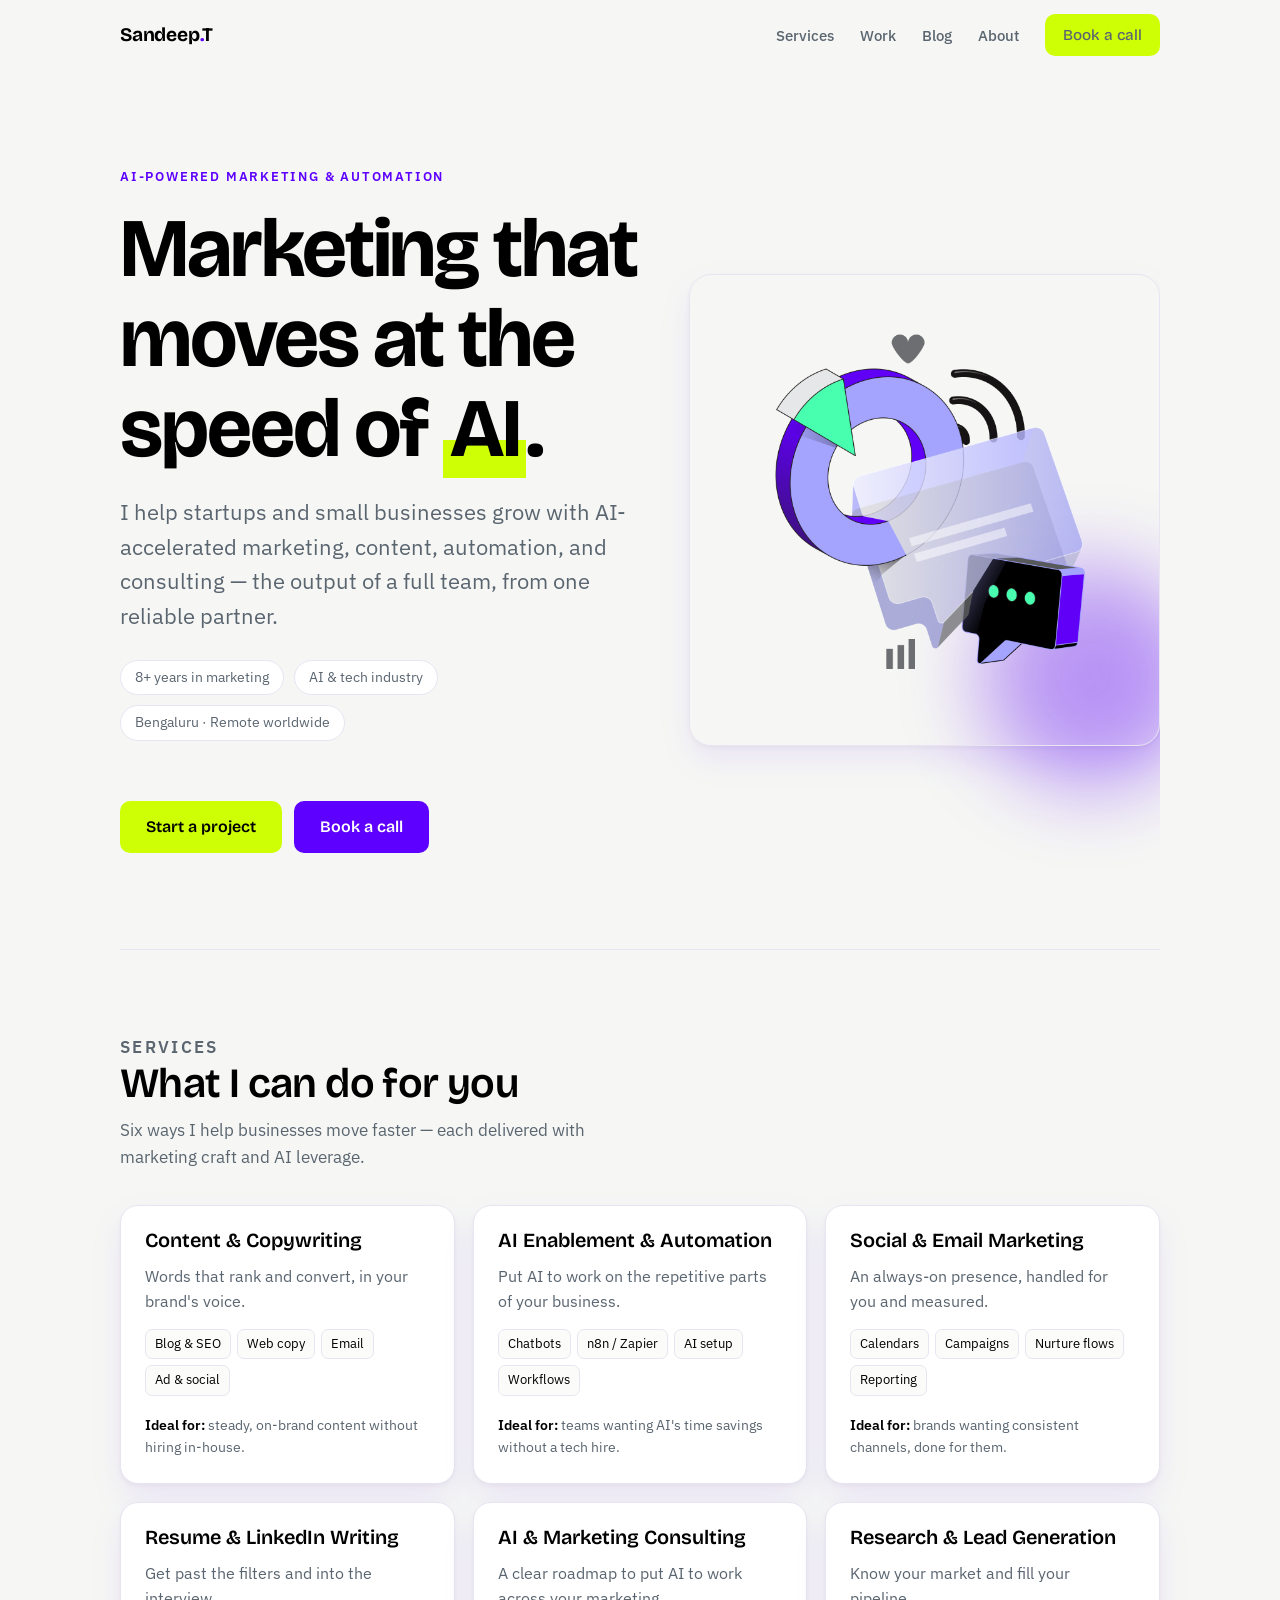
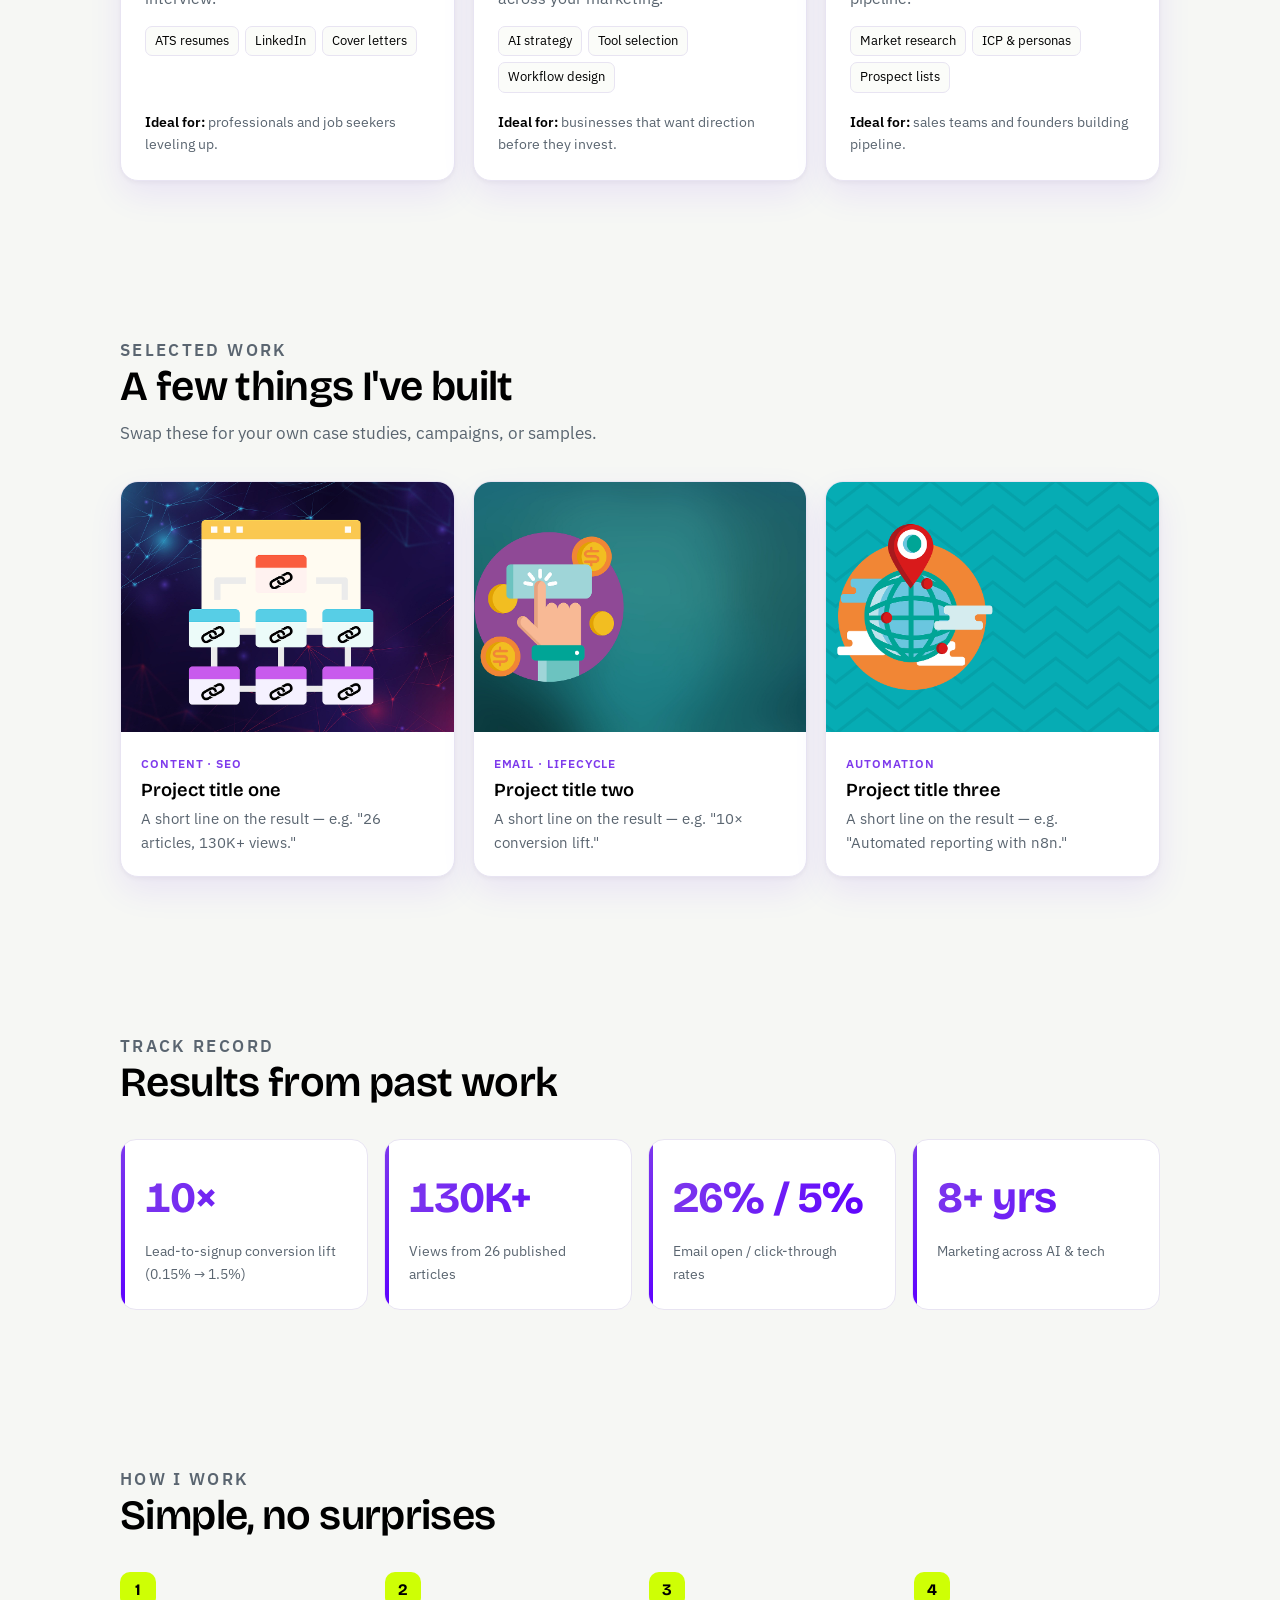
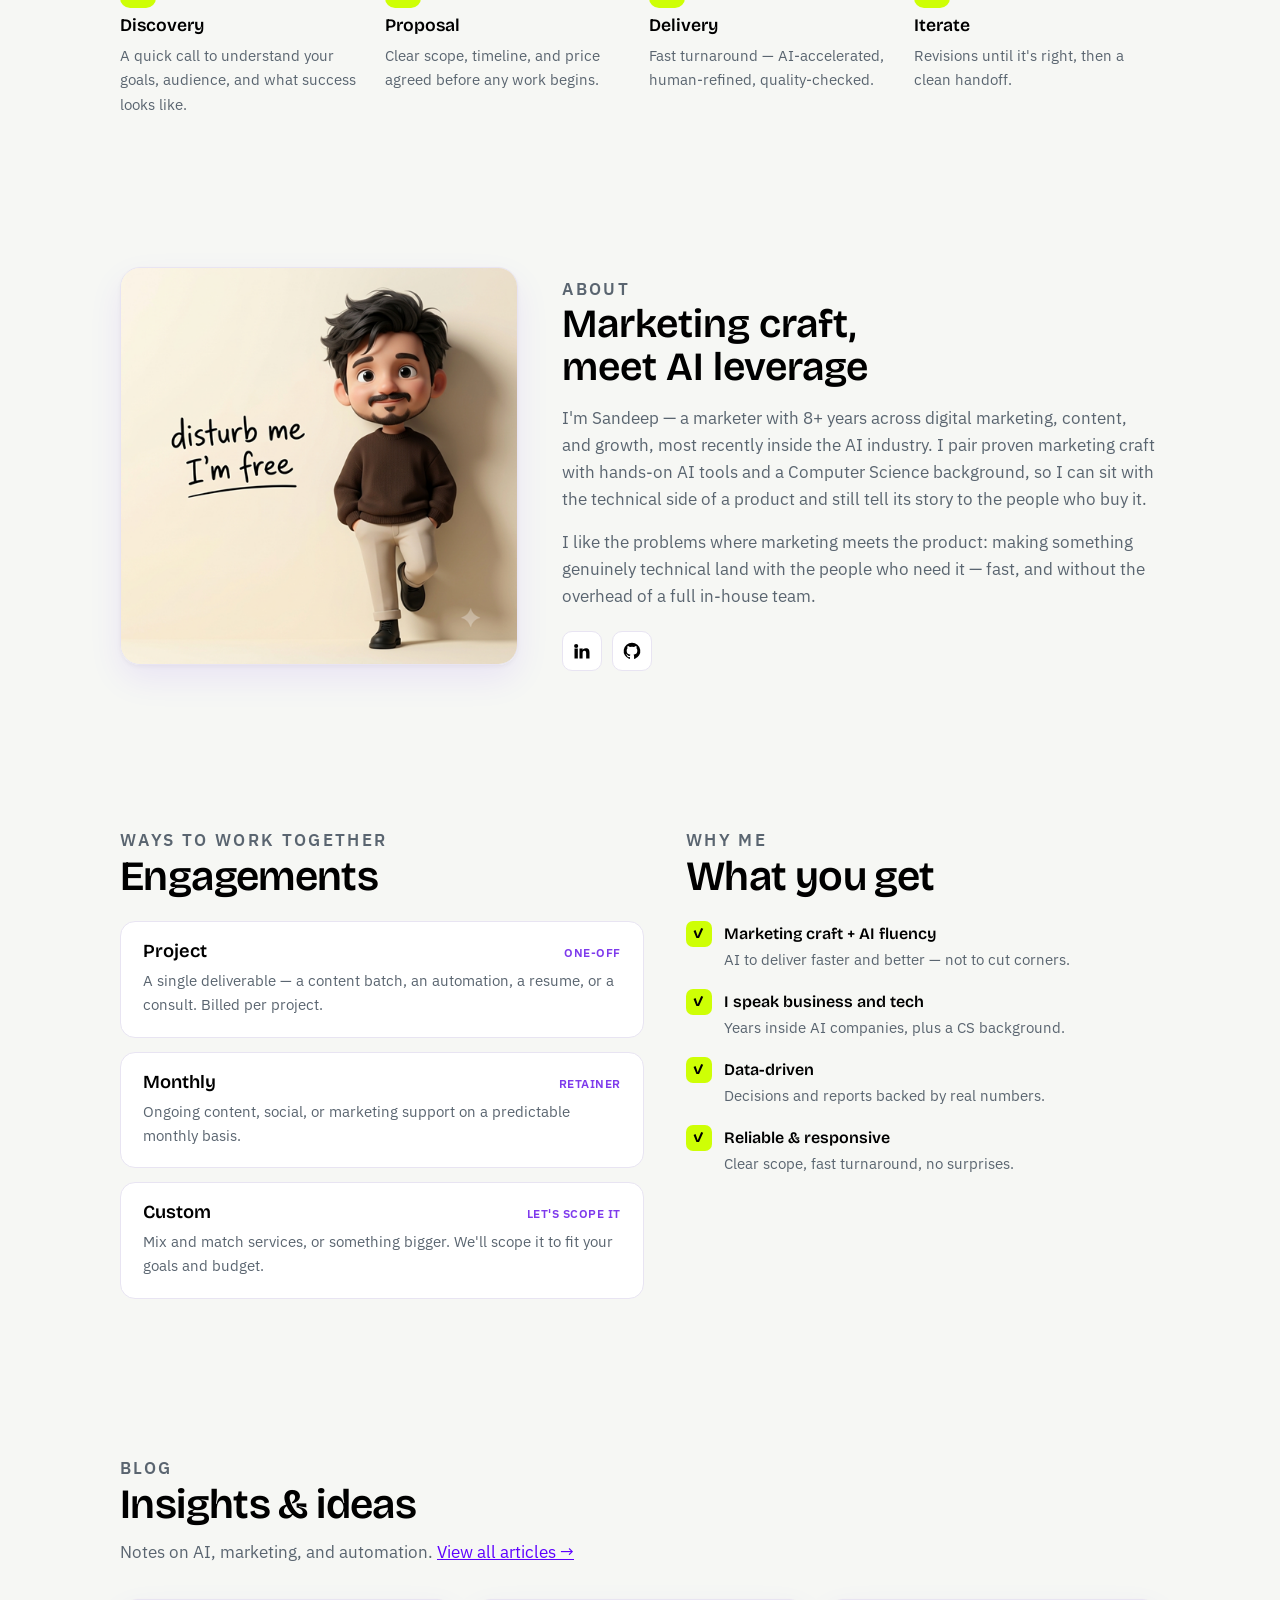
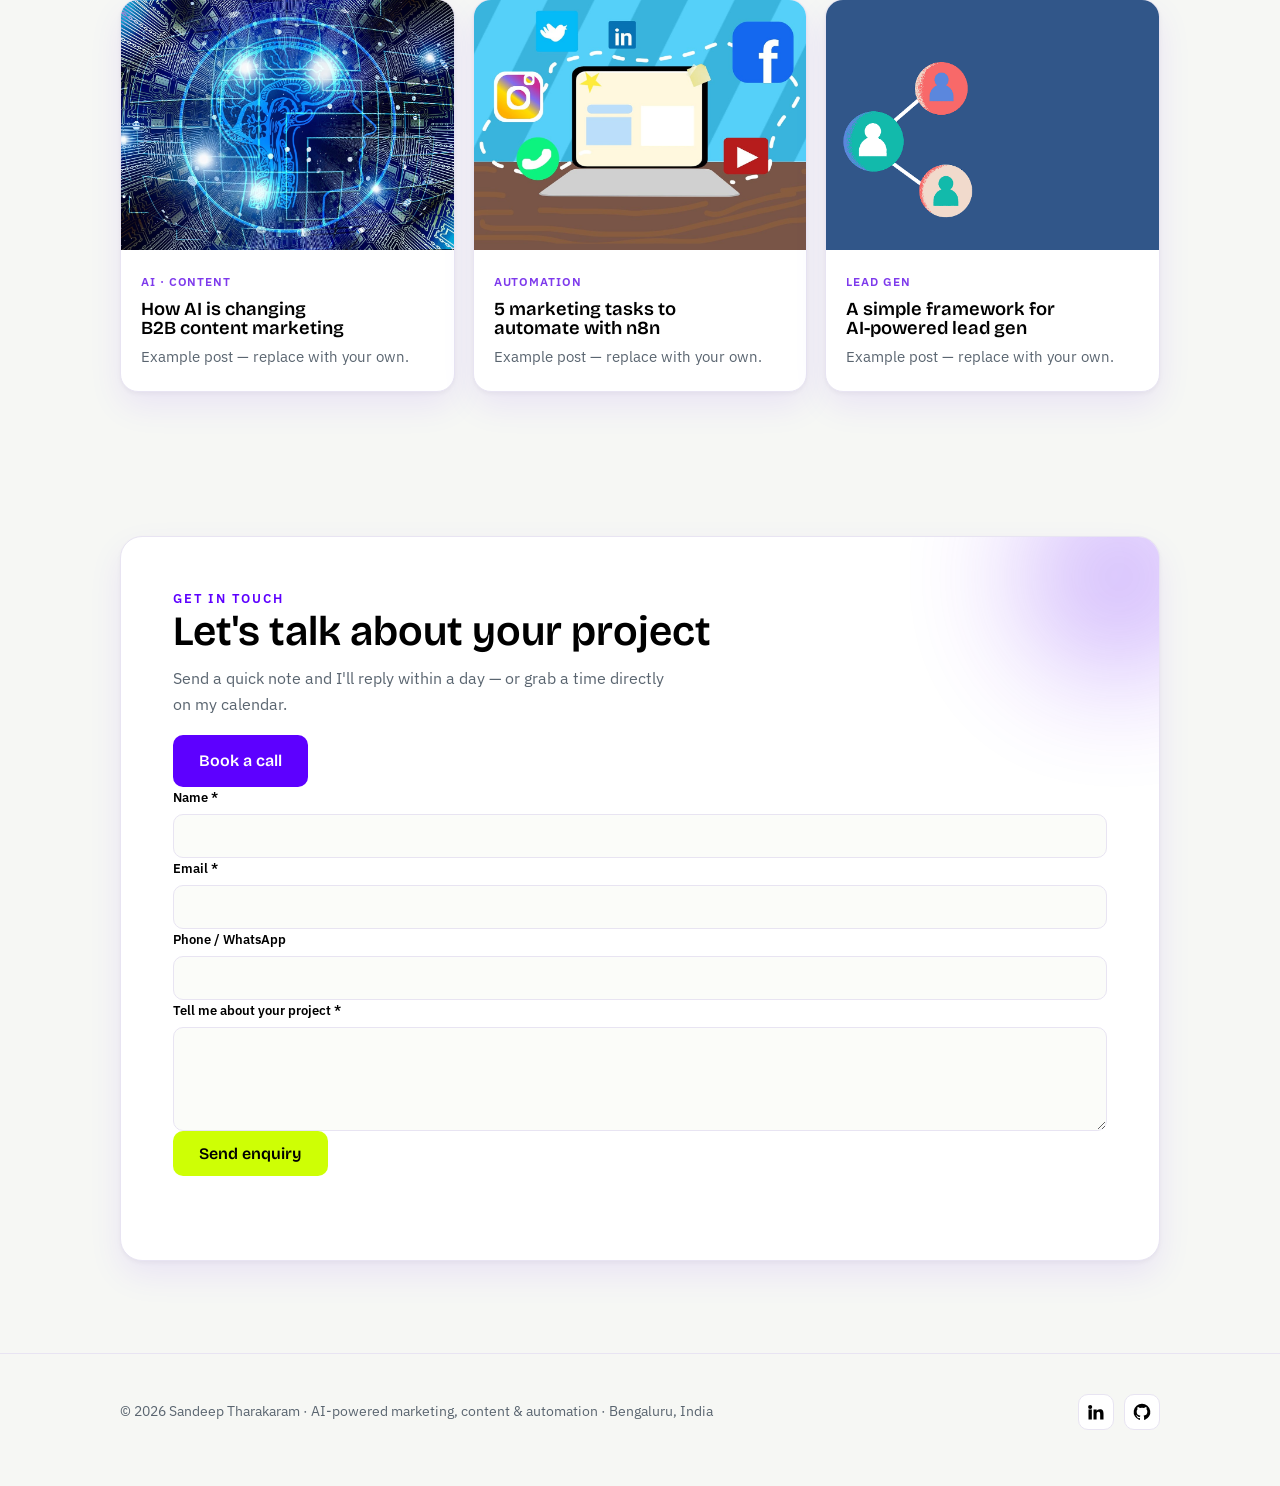
<file: index.html>
<!doctype html>
<html lang="en">
<head>
<meta charset="utf-8">
<meta name="viewport" content="width=device-width, initial-scale=1, viewport-fit=cover">
<title>Sandeep Tharakaram - AI-Powered Marketing & Automation</title>
<meta name="description" content="Freelance AI-powered marketing, content, automation, and consulting services by Sandeep Tharakaram — Bengaluru, remote worldwide.">
<link rel="icon" href="images/favicon.svg" type="image/svg+xml">
<link rel="preconnect" href="https://fonts.googleapis.com">
<link rel="preconnect" href="https://fonts.gstatic.com" crossorigin>
<link rel="stylesheet" href="https://fonts.googleapis.com/css2?family=Bricolage+Grotesque:opsz,wght@12..96,500;12..96,600;12..96,700&family=IBM+Plex+Sans:wght@400;500;600&display=swap">
<link rel="stylesheet" href="css/style.css">
</head>
<body>

<nav class="nav">
  <div class="wrap nav-in">
    <a class="logo" href="#top">Sandeep<b>.</b>T</a>
    <div class="nav-links">
      <a href="#services">Services</a>
      <a href="#work">Work</a>
      <a href="blog.html">Blog</a>
      <a href="#about">About</a>
      <a class="btn nav-cta js-calendly" href="https://calendly.com/your-handle" target="_blank" rel="noopener">Book a call</a>
    </div>
  </div>
</nav>

<div class="wrap" id="top">

  <header class="hero">
    <div class="hero-in">
      <div class="reveal">
        <p class="eyebrow">AI-Powered Marketing &amp; Automation</p>
        <h1>Marketing that moves at the speed of <span class="hl">AI</span>.</h1>
        <p class="lede">I help startups and small businesses grow with AI-accelerated marketing, content, automation, and consulting — the output of a full team, from one reliable partner.</p>
        <div class="meta-row">
          <span class="chip">8+ years in marketing</span>
          <span class="chip">AI &amp; tech industry</span>
          <span class="chip">Bengaluru · Remote worldwide</span>
        </div>
        <div class="cta-row">
          <a class="btn" href="#contact">Start a project</a>
          <a class="btn alt js-calendly" href="https://calendly.com/your-handle" target="_blank" rel="noopener">Book a call</a>
        </div>
      </div>
      <div class="hero-art reveal">
        <span class="blob" aria-hidden="true"></span>
        <img src="images/hero.png" alt="Hero Image">
      </div>
    </div>
  </header>

  <hr class="divider">

  <section id="services">
    <div class="section-head reveal">
      <p class="eyebrow">Services</p>
      <h2>What I can do for you</h2>
      <p>Six ways I help businesses move faster — each delivered with marketing craft and AI leverage.</p>
    </div>
    <div class="grid">
      <article class="card reveal"><!--<div class="card-media"><img src="images/content.jpg" alt=""><span class="ico"><svg viewBox="0 0 24 24"><path d="M4 20l4-1L19 8a2 2 0 0 0-3-3L5 16l-1 4z"/></svg></span></div>--><div class="card-body"><h3>Content &amp; Copywriting</h3><p class="desc">Words that rank and convert, in your brand's voice.</p><ul><li>Blog &amp; SEO</li><li>Web copy</li><li>Email</li><li>Ad &amp; social</li></ul><p class="ideal"><b>Ideal for:</b> steady, on-brand content without hiring in-house.</p></div></article>
      <article class="card reveal"><!--<div class="card-media"><img src="images/Automation.jpg" alt=""><span class="ico"><svg viewBox="0 0 24 24"><path d="M13 2L4 14h7l-1 8 9-12h-7l1-8z"/></svg></span></div>--><div class="card-body"><h3>AI Enablement &amp; Automation</h3><p class="desc">Put AI to work on the repetitive parts of your business.</p><ul><li>Chatbots</li><li>n8n / Zapier</li><li>AI setup</li><li>Workflows</li></ul><p class="ideal"><b>Ideal for:</b> teams wanting AI's time savings without a tech hire.</p></div></article>
      <article class="card reveal"><!--<div class="card-media"><img src="images/social.jpg" alt=""><span class="ico"><svg viewBox="0 0 24 24"><path d="M3 20V10M9 20V4M15 20v-7M21 20V8"/></svg></span></div>--><div class="card-body"><h3>Social &amp; Email Marketing</h3><p class="desc">An always-on presence, handled for you and measured.</p><ul><li>Calendars</li><li>Campaigns</li><li>Nurture flows</li><li>Reporting</li></ul><p class="ideal"><b>Ideal for:</b> brands wanting consistent channels, done for them.</p></div></article>
      <article class="card reveal"><!--<div class="card-media"><img src="images/resume.jpg" alt=""><span class="ico"><svg viewBox="0 0 24 24"><path d="M6 2h9l5 5v15H6zM14 2v6h6"/></svg></span></div>--><div class="card-body"><h3>Resume &amp; LinkedIn Writing</h3><p class="desc">Get past the filters and into the interview.</p><ul><li>ATS resumes</li><li>LinkedIn</li><li>Cover letters</li></ul><p class="ideal"><b>Ideal for:</b> professionals and job seekers leveling up.</p></div></article>
      <article class="card reveal"><!--<div class="card-media"><img src="images/consulting.jpg" alt=""><span class="ico"><svg viewBox="0 0 24 24"><path d="M9 18h6M10 22h4M12 2a7 7 0 0 0-4 12c1 1 1 2 1 3h6c0-1 0-2 1-3a7 7 0 0 0-4-12z"/></svg></span></div>--><div class="card-body"><h3>AI &amp; Marketing Consulting</h3><p class="desc">A clear roadmap to put AI to work across your marketing.</p><ul><li>AI strategy</li><li>Tool selection</li><li>Workflow design</li></ul><p class="ideal"><b>Ideal for:</b> businesses that want direction before they invest.</p></div></article>
      <article class="card reveal"><!--<div class="card-media"><img src="images/research.jpg" alt=""><span class="ico"><svg viewBox="0 0 24 24"><circle cx="11" cy="11" r="7"/><path d="M21 21l-4.3-4.3"/></svg></span></div>--><div class="card-body"><h3>Research &amp; Lead Generation</h3><p class="desc">Know your market and fill your pipeline.</p><ul><li>Market research</li><li>ICP &amp; personas</li><li>Prospect lists</li></ul><p class="ideal"><b>Ideal for:</b> sales teams and founders building pipeline.</p></div></article>
    </div>
  </section>

  <section id="work">
    <div class="section-head reveal">
      <p class="eyebrow">Selected work</p>
      <h2>A few things I've built</h2>
      <p>Swap these for your own case studies, campaigns, or samples.</p>
    </div>
    <div class="work-grid">
      <article class="work reveal"><div class="thumb"><img src="images/work1.png" alt="Project one"></div><div class="body"><span class="tag">Content · SEO</span><h3>Project title one</h3><p>A short line on the result — e.g. "26 articles, 130K+ views."</p></div></article>
      <article class="work reveal"><div class="thumb"><img src="images/work2.png" alt="Project two"></div><div class="body"><span class="tag">Email · Lifecycle</span><h3>Project title two</h3><p>A short line on the result — e.g. "10× conversion lift."</p></div></article>
      <article class="work reveal"><div class="thumb"><img src="images/work3.png" alt="Project three"></div><div class="body"><span class="tag">Automation</span><h3>Project title three</h3><p>A short line on the result — e.g. "Automated reporting with n8n."</p></div></article>
    </div>
  </section>

  <section id="results">
    <div class="section-head reveal"><p class="eyebrow">Track record</p><h2>Results from past work</h2></div>
    <div class="stats">
      <div class="stat reveal"><div class="num">10&times;</div><div class="lab">Lead-to-signup conversion lift (0.15% &rarr; 1.5%)</div></div>
      <div class="stat reveal"><div class="num">130K+</div><div class="lab">Views from 26 published articles</div></div>
      <div class="stat reveal"><div class="num">26% / 5%</div><div class="lab">Email open / click-through rates</div></div>
      <div class="stat reveal"><div class="num">8+ yrs</div><div class="lab">Marketing across AI &amp; tech</div></div>
    </div>
  </section>

  <section id="process">
    <div class="section-head reveal"><p class="eyebrow">How I work</p><h2>Simple, no surprises</h2></div>
    <div class="steps">
      <div class="step reveal"><div class="n">1</div><h3>Discovery</h3><p>A quick call to understand your goals, audience, and what success looks like.</p></div>
      <div class="step reveal"><div class="n">2</div><h3>Proposal</h3><p>Clear scope, timeline, and price agreed before any work begins.</p></div>
      <div class="step reveal"><div class="n">3</div><h3>Delivery</h3><p>Fast turnaround — AI-accelerated, human-refined, quality-checked.</p></div>
      <div class="step reveal"><div class="n">4</div><h3>Iterate</h3><p>Revisions until it's right, then a clean handoff.</p></div>
    </div>
  </section>

  <section id="about">
    <div class="about-in">
      <div class="about-art reveal"><img src="images/profile.png" alt="Sandeep Tharakaram"></div>
      <div class="about-copy reveal">
        <p class="eyebrow">About</p>
        <h2>Marketing craft, meet AI leverage</h2>
        <p>I'm Sandeep — a marketer with 8+ years across digital marketing, content, and growth, most recently inside the AI industry. I pair proven marketing craft with hands-on AI tools and a Computer Science background, so I can sit with the technical side of a product and still tell its story to the people who buy it.</p>
        <p>I like the problems where marketing meets the product: making something genuinely technical land with the people who need it — fast, and without the overhead of a full in-house team.</p>
        <div class="socials">
          <a href="https://www.linkedin.com/in/sandeep-tharakaram" target="_blank" rel="noopener" aria-label="LinkedIn" class="social"><svg viewBox="0 0 24 24" aria-hidden="true"><path d="M4.98 3.5A2.5 2.5 0 1 1 5 8.5a2.5 2.5 0 0 1 0-5zM3 9h4v12H3zM9 9h3.8v1.7h.05c.53-1 1.8-2.05 3.7-2.05C20.4 8.65 21 11 21 14.1V21h-4v-6c0-1.43-.03-3.27-2-3.27-2 0-2.3 1.56-2.3 3.17V21H9z"/></svg></a>
          <a href="https://github.com/sandeep0608" target="_blank" rel="noopener" aria-label="GitHub" class="social"><svg viewBox="0 0 24 24" aria-hidden="true"><path d="M12 2a10 10 0 0 0-3.16 19.49c.5.09.68-.22.68-.48v-1.7c-2.78.6-3.37-1.34-3.37-1.34-.46-1.16-1.11-1.47-1.11-1.47-.91-.62.07-.6.07-.6 1 .07 1.53 1.03 1.53 1.03.9 1.52 2.34 1.08 2.91.83.09-.65.35-1.09.63-1.34-2.22-.25-4.56-1.11-4.56-4.94 0-1.09.39-1.98 1.03-2.68-.1-.26-.45-1.27.1-2.64 0 0 .84-.27 2.75 1.02a9.5 9.5 0 0 1 5 0c1.91-1.29 2.75-1.02 2.75-1.02.55 1.37.2 2.38.1 2.64.64.7 1.03 1.59 1.03 2.68 0 3.84-2.34 4.68-4.57 4.93.36.31.68.92.68 1.85v2.74c0 .27.18.58.69.48A10 10 0 0 0 12 2z"/></svg></a>
        </div>
      </div>
    </div>
  </section>

  <section id="engage">
    <div class="two-col">
      <div class="reveal">
        <div class="section-head" style="margin-bottom:22px"><p class="eyebrow">Ways to work together</p><h2>Engagements</h2></div>
        <div class="pkgs">
          <div class="pkg"><h3>Project <span>One-off</span></h3><p>A single deliverable — a content batch, an automation, a resume, or a consult. Billed per project.</p></div>
          <div class="pkg"><h3>Monthly <span>Retainer</span></h3><p>Ongoing content, social, or marketing support on a predictable monthly basis.</p></div>
          <div class="pkg"><h3>Custom <span>Let's scope it</span></h3><p>Mix and match services, or something bigger. We'll scope it to fit your goals and budget.</p></div>
        </div>
      </div>
      <div class="reveal">
        <div class="section-head" style="margin-bottom:22px"><p class="eyebrow">Why me</p><h2>What you get</h2></div>
        <ul class="why">
          <li><span class="tick">&#10003;</span><div><b>Marketing craft + AI fluency</b><span class="t">AI to deliver faster and better — not to cut corners.</span></div></li>
          <li><span class="tick">&#10003;</span><div><b>I speak business and tech</b><span class="t">Years inside AI companies, plus a CS background.</span></div></li>
          <li><span class="tick">&#10003;</span><div><b>Data-driven</b><span class="t">Decisions and reports backed by real numbers.</span></div></li>
          <li><span class="tick">&#10003;</span><div><b>Reliable &amp; responsive</b><span class="t">Clear scope, fast turnaround, no surprises.</span></div></li>
        </ul>
      </div>
    </div>
  </section>

  <section id="blog">
    <div class="section-head reveal">
      <p class="eyebrow">Blog</p>
      <h2>Insights &amp; ideas</h2>
      <p>Notes on AI, marketing, and automation. <a href="blog.html">View all articles &rarr;</a></p>
    </div>
    <div class="work-grid">
      <a class="work reveal" href="posts/ai-b2b-content-marketing.html"><div class="thumb"><img src="images/blog1.jpg" alt=""></div><div class="body"><span class="tag">AI · Content</span><h3>How AI is changing B2B content marketing</h3><p>Example post — replace with your own.</p></div></a>
      <a class="work reveal" href="posts/automate-marketing-with-n8n.html"><div class="thumb"><img src="images/blog2.jpg" alt=""></div><div class="body"><span class="tag">Automation</span><h3>5 marketing tasks to automate with n8n</h3><p>Example post — replace with your own.</p></div></a>
      <a class="work reveal" href="posts/ai-lead-generation-framework.html"><div class="thumb"><img src="images/blog3.png" alt=""></div><div class="body"><span class="tag">Lead gen</span><h3>A simple framework for AI-powered lead gen</h3><p>Example post — replace with your own.</p></div></a>
    </div>
  </section>

  <section id="contact">
    <div class="contact reveal">
      <p class="eyebrow">Get in touch</p>
      <h2>Let's talk about your project</h2>
      <p class="sub">Send a quick note and I'll reply within a day — or grab a time directly on my calendar.</p>
      <p style="margin-top:18px"><a class="btn alt js-calendly" href="https://calendly.com/your-handle" target="_blank" rel="noopener">Book a call</a></p>

      <form id="leadForm" novalidate>
        <div class="field"><label for="name">Name *</label><input id="name" name="name" autocomplete="name" required></div>
        <div class="field"><label for="email">Email *</label><input id="email" name="email" type="email" autocomplete="email" required></div>
        <div class="field full"><label for="phone">Phone / WhatsApp</label><input id="phone" name="phone" autocomplete="tel"></div>
        <div class="field full"><label for="message">Tell me about your project *</label><textarea id="message" name="message" rows="4" required></textarea></div>
        <input type="text" name="company_website" id="hp" tabindex="-1" autocomplete="off" aria-hidden="true" style="position:absolute;left:-9999px;width:1px;height:1px;opacity:0;">
        <div class="full"><button type="submit" class="btn" id="submitBtn">Send enquiry</button></div>
        <p class="formmsg" id="formMsg" role="status" aria-live="polite"></p>
      </form>

      <!--<div class="contact-list">
        <div class="cline"><span class="k">Email</span><span class="v">tstsandeep@gmail.com</span></div>
        <div class="cline"><span class="k">Phone / WhatsApp</span><span class="v">+91 99160 74751</span></div>
        <div class="cline"><span class="k">LinkedIn</span><a class="v" href="https://www.linkedin.com/in/sandeep-tharakaram" target="_blank" rel="noopener">in/sandeep-tharakaram</a></div>
        <div class="cline"><span class="k">GitHub</span><a class="v" href="https://github.com/sandeep0608" target="_blank" rel="noopener">sandeep0608</a></div>
      </div>-->
    </div>
  </section>

</div>

<footer>
  <div class="wrap foot-in">
    <span>© <span id="yr"></span> Sandeep Tharakaram · AI-powered marketing, content &amp; automation · Bengaluru, India</span>
    <span class="socials">
      <a href="https://www.linkedin.com/in/sandeep-tharakaram" target="_blank" rel="noopener" aria-label="LinkedIn" class="social"><svg viewBox="0 0 24 24" aria-hidden="true"><path d="M4.98 3.5A2.5 2.5 0 1 1 5 8.5a2.5 2.5 0 0 1 0-5zM3 9h4v12H3zM9 9h3.8v1.7h.05c.53-1 1.8-2.05 3.7-2.05C20.4 8.65 21 11 21 14.1V21h-4v-6c0-1.43-.03-3.27-2-3.27-2 0-2.3 1.56-2.3 3.17V21H9z"/></svg></a>
      <a href="https://github.com/sandeep0608" target="_blank" rel="noopener" aria-label="GitHub" class="social"><svg viewBox="0 0 24 24" aria-hidden="true"><path d="M12 2a10 10 0 0 0-3.16 19.49c.5.09.68-.22.68-.48v-1.7c-2.78.6-3.37-1.34-3.37-1.34-.46-1.16-1.11-1.47-1.11-1.47-.91-.62.07-.6.07-.6 1 .07 1.53 1.03 1.53 1.03.9 1.52 2.34 1.08 2.91.83.09-.65.35-1.09.63-1.34-2.22-.25-4.56-1.11-4.56-4.94 0-1.09.39-1.98 1.03-2.68-.1-.26-.45-1.27.1-2.64 0 0 .84-.27 2.75 1.02a9.5 9.5 0 0 1 5 0c1.91-1.29 2.75-1.02 2.75-1.02.55 1.37.2 2.38.1 2.64.64.7 1.03 1.59 1.03 2.68 0 3.84-2.34 4.68-4.57 4.93.36.31.68.92.68 1.85v2.74c0 .27.18.58.69.48A10 10 0 0 0 12 2z"/></svg></a>
    </span>
  </div>
</footer>

<script src="js/main.js"></script>
</body>
</html>
</file>
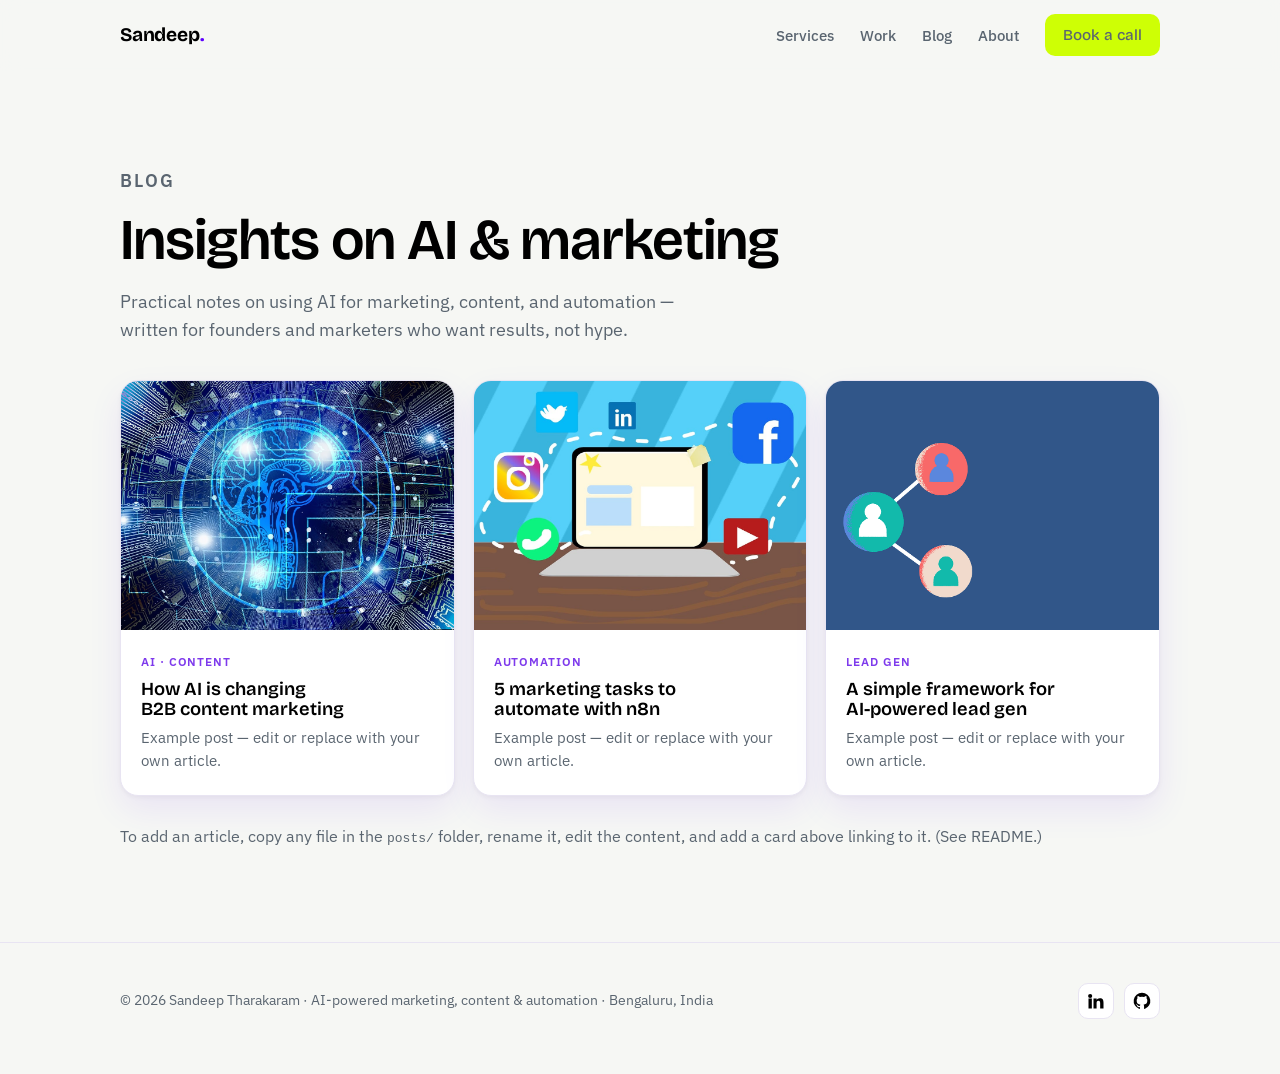
<file: blog.html>
<!doctype html>
<html lang="en">
<head>
<meta charset="utf-8">
<meta name="viewport" content="width=device-width, initial-scale=1, viewport-fit=cover">
<title>Blog — Sandeep Tharakaram</title>
<meta name="description" content="Articles on AI, marketing, automation, and growth by Sandeep Tharakaram.">
<link rel="icon" href="images/favicon.svg" type="image/svg+xml">
<link rel="preconnect" href="https://fonts.googleapis.com">
<link rel="preconnect" href="https://fonts.gstatic.com" crossorigin>
<link rel="stylesheet" href="https://fonts.googleapis.com/css2?family=Bricolage+Grotesque:opsz,wght@12..96,500;12..96,600;12..96,700&family=IBM+Plex+Sans:wght@400;500;600&display=swap">
<link rel="stylesheet" href="css/style.css">
</head>
<body>

<nav class="nav">
  <div class="wrap nav-in">
    <a class="logo" href="index.html">Sandeep<b>.</b></a>
    <div class="nav-links">
      <a href="index.html#services">Services</a>
      <a href="index.html#work">Work</a>
      <a href="blog.html">Blog</a>
      <a href="index.html#about">About</a>
      <a class="btn nav-cta js-calendly" href="https://calendly.com/your-handle" target="_blank" rel="noopener">Book a call</a>
    </div>
  </div>
</nav>

<div class="wrap">

  <header class="page-hero reveal">
    <p class="eyebrow">Blog</p>
    <h1>Insights on AI &amp; marketing</h1>
    <p>Practical notes on using AI for marketing, content, and automation — written for founders and marketers who want results, not hype.</p>
  </header>

  <section style="padding-top:12px">
    <div class="work-grid">
      <a class="work reveal" href="posts/ai-b2b-content-marketing.html"><div class="thumb"><img src="images/blog1.jpg" alt=""></div><div class="body"><span class="tag">AI · Content</span><h3>How AI is changing B2B content marketing</h3><p>Example post — edit or replace with your own article.</p></div></a>
      <a class="work reveal" href="posts/automate-marketing-with-n8n.html"><div class="thumb"><img src="images/blog2.jpg" alt=""></div><div class="body"><span class="tag">Automation</span><h3>5 marketing tasks to automate with n8n</h3><p>Example post — edit or replace with your own article.</p></div></a>
      <a class="work reveal" href="posts/ai-lead-generation-framework.html"><div class="thumb"><img src="images/blog3.png" alt=""></div><div class="body"><span class="tag">Lead gen</span><h3>A simple framework for AI-powered lead gen</h3><p>Example post — edit or replace with your own article.</p></div></a>
    </div>
    <p style="margin-top:28px;color:var(--body)">To add an article, copy any file in the <code>posts/</code> folder, rename it, edit the content, and add a card above linking to it. (See README.)</p>
  </section>

</div>

<footer>
  <div class="wrap foot-in">
    <span>© <span id="yr"></span> Sandeep Tharakaram · AI-powered marketing, content &amp; automation · Bengaluru, India</span>
    <span class="socials">
      <a href="https://www.linkedin.com/in/sandeep-tharakaram" target="_blank" rel="noopener" aria-label="LinkedIn" class="social"><svg viewBox="0 0 24 24" aria-hidden="true"><path d="M4.98 3.5A2.5 2.5 0 1 1 5 8.5a2.5 2.5 0 0 1 0-5zM3 9h4v12H3zM9 9h3.8v1.7h.05c.53-1 1.8-2.05 3.7-2.05C20.4 8.65 21 11 21 14.1V21h-4v-6c0-1.43-.03-3.27-2-3.27-2 0-2.3 1.56-2.3 3.17V21H9z"/></svg></a>
      <a href="https://github.com/sandeep0608" target="_blank" rel="noopener" aria-label="GitHub" class="social"><svg viewBox="0 0 24 24" aria-hidden="true"><path d="M12 2a10 10 0 0 0-3.16 19.49c.5.09.68-.22.68-.48v-1.7c-2.78.6-3.37-1.34-3.37-1.34-.46-1.16-1.11-1.47-1.11-1.47-.91-.62.07-.6.07-.6 1 .07 1.53 1.03 1.53 1.03.9 1.52 2.34 1.08 2.91.83.09-.65.35-1.09.63-1.34-2.22-.25-4.56-1.11-4.56-4.94 0-1.09.39-1.98 1.03-2.68-.1-.26-.45-1.27.1-2.64 0 0 .84-.27 2.75 1.02a9.5 9.5 0 0 1 5 0c1.91-1.29 2.75-1.02 2.75-1.02.55 1.37.2 2.38.1 2.64.64.7 1.03 1.59 1.03 2.68 0 3.84-2.34 4.68-4.57 4.93.36.31.68.92.68 1.85v2.74c0 .27.18.58.69.48A10 10 0 0 0 12 2z"/></svg></a>
    </span>
  </div>
</footer>

<script src="js/main.js"></script>
</body>
</html>
</file>
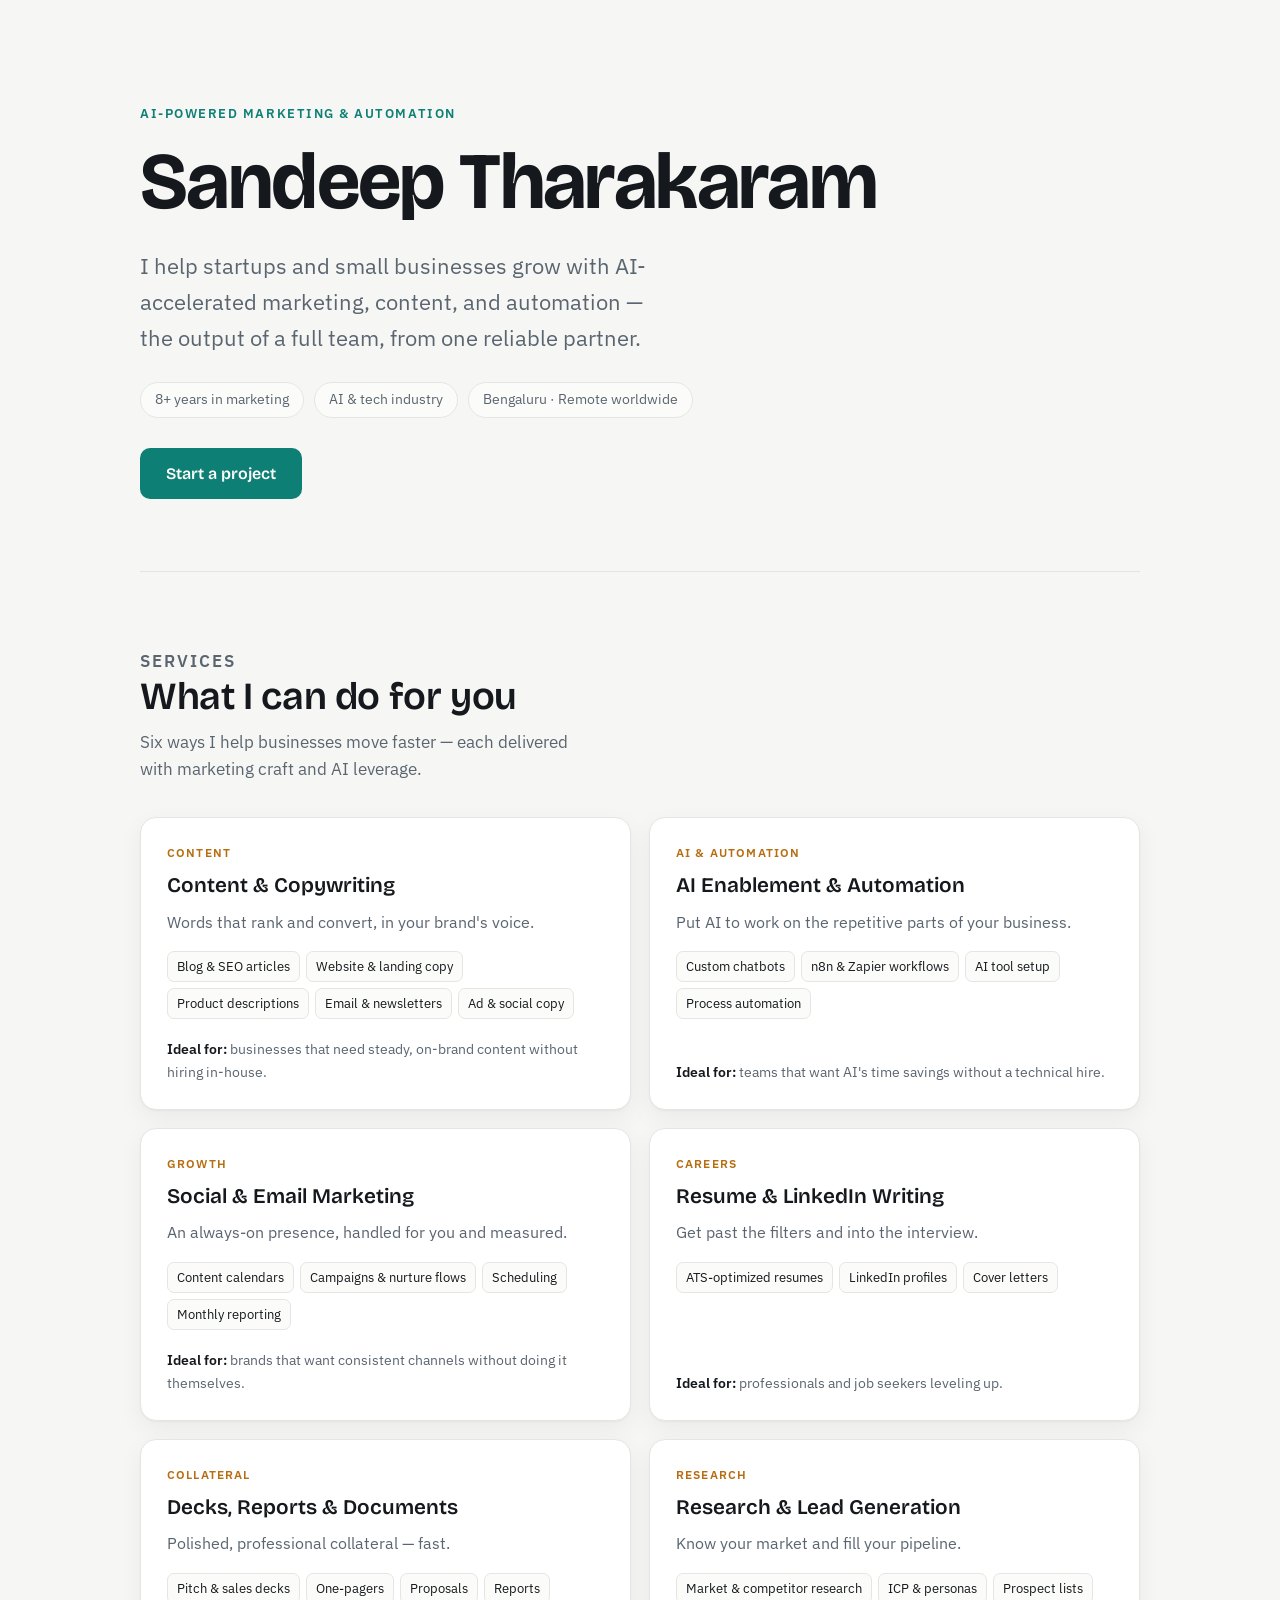
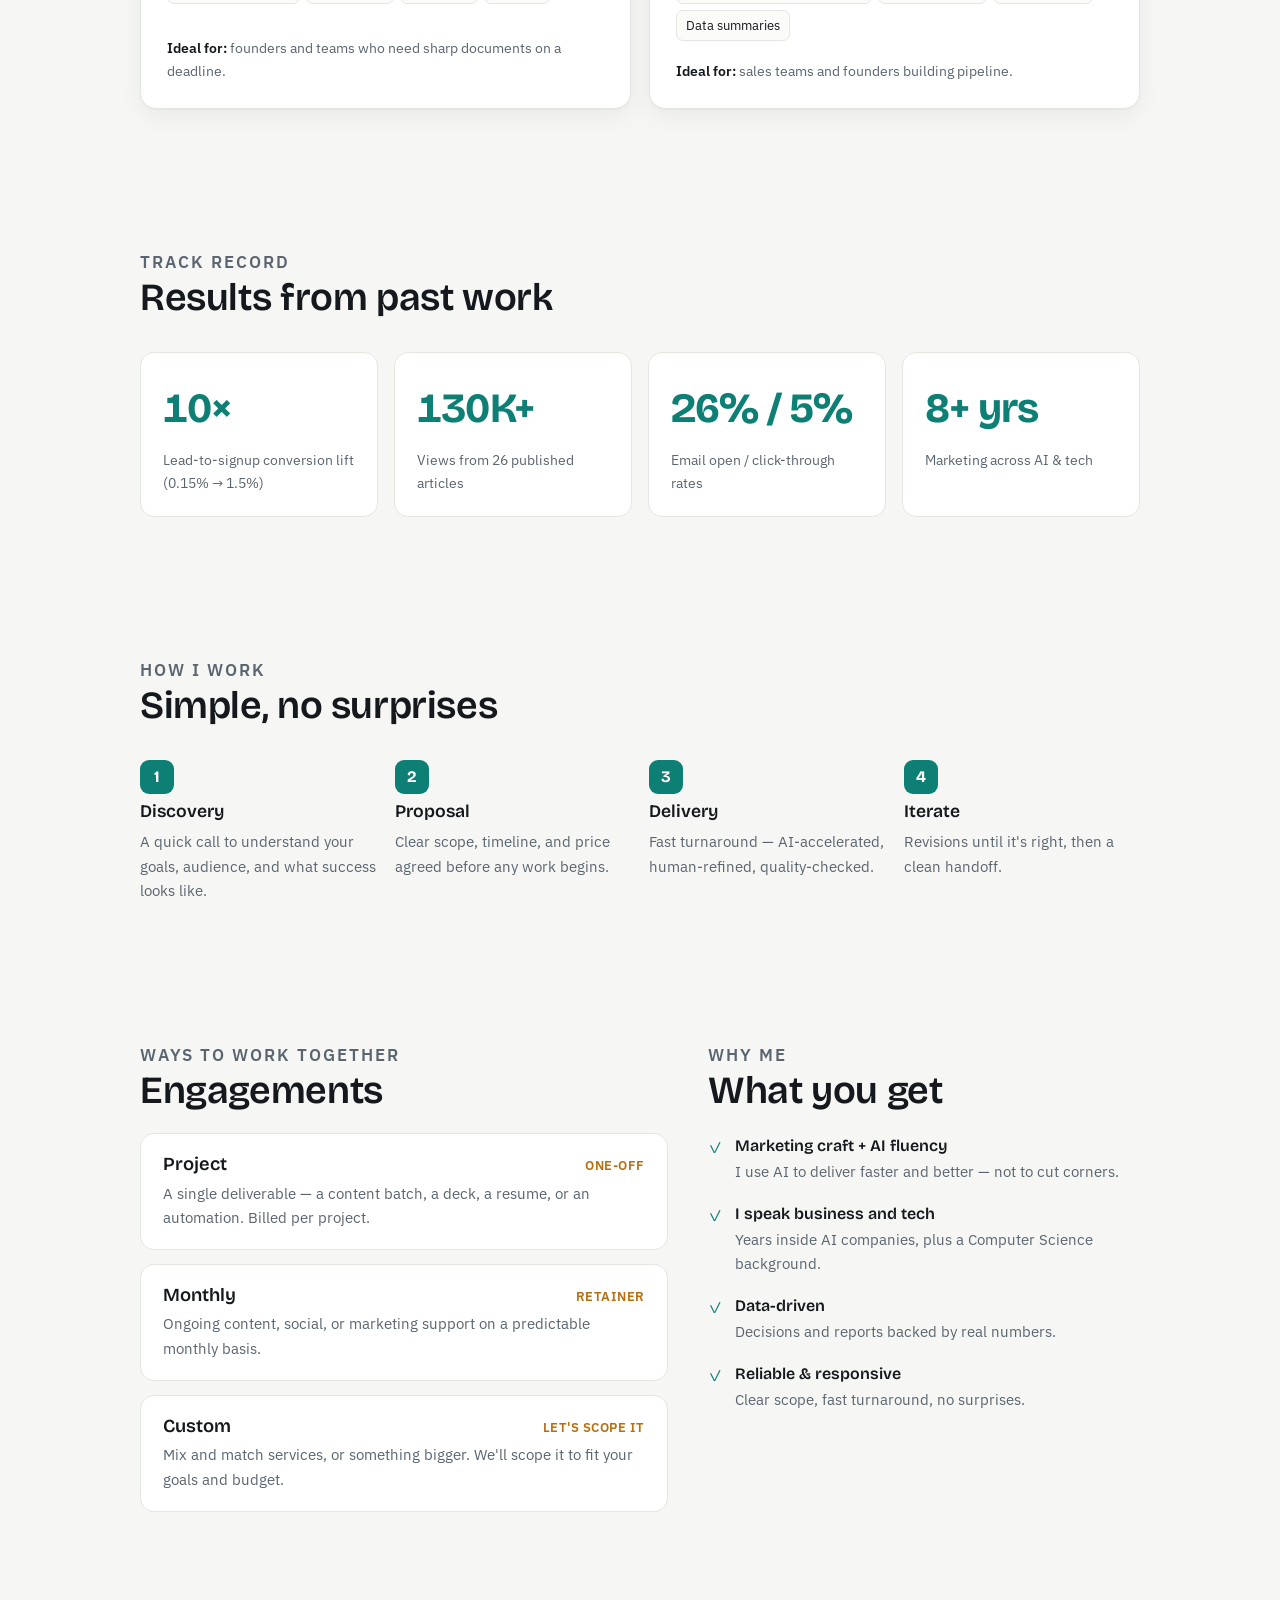
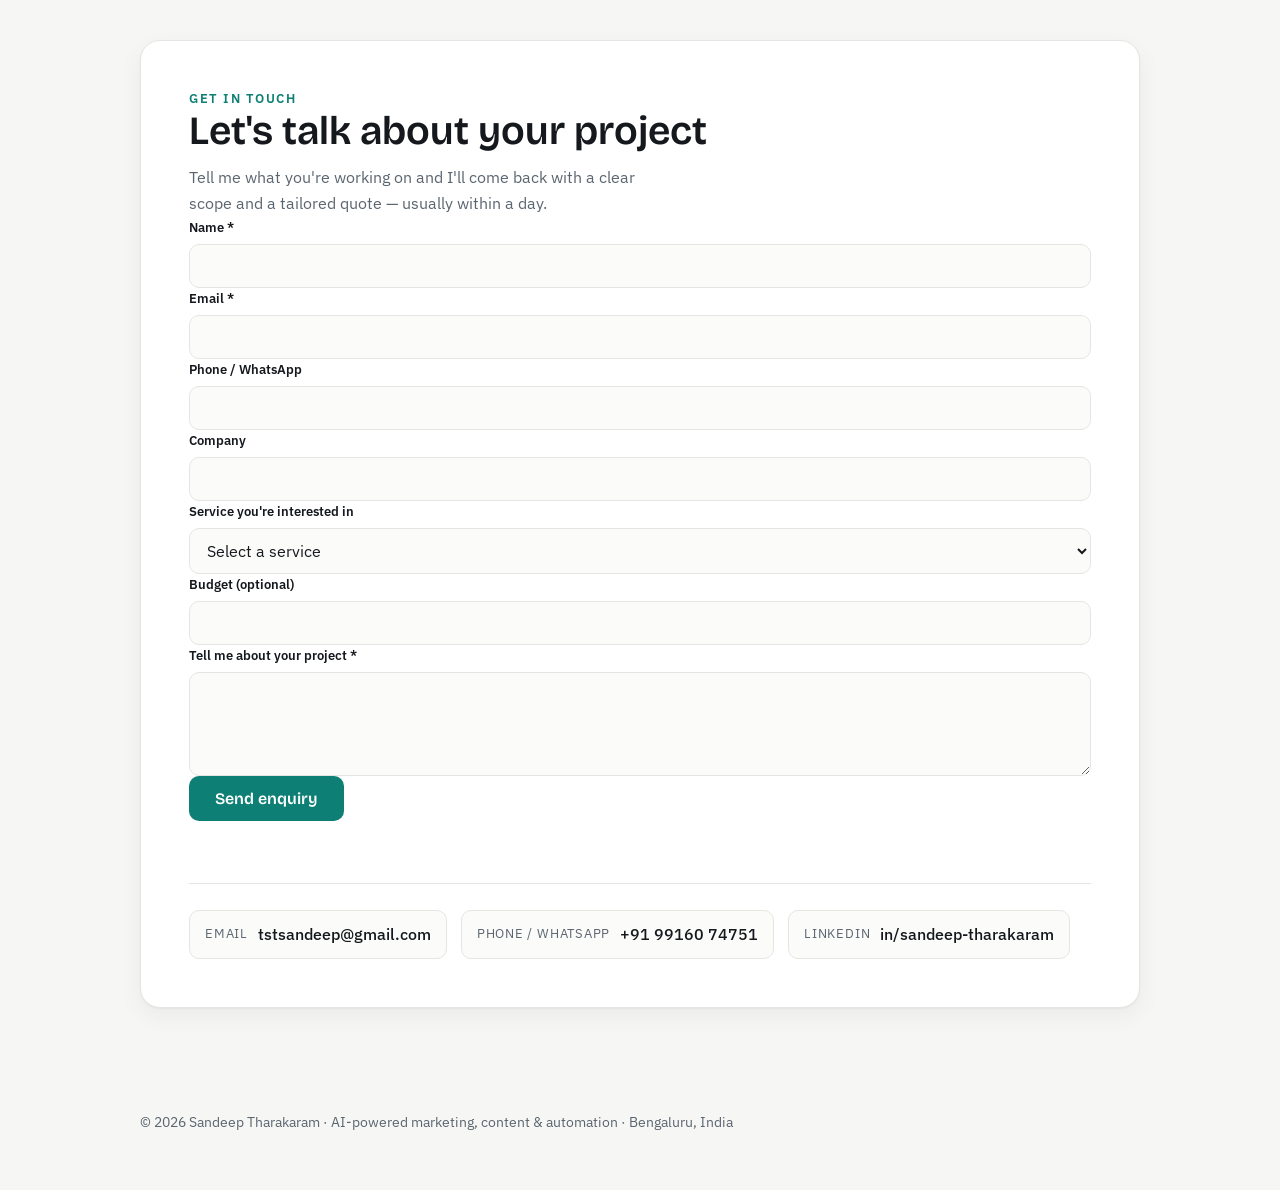
<file: v1.html>
<!doctype html>
<html lang="en">
<head>
<meta charset="utf-8">
<meta name="viewport" content="width=device-width, initial-scale=1, viewport-fit=cover">
<title>Sandeep Tharakaram — AI-Powered Marketing & Automation</title>
<meta name="description" content="Freelance AI-powered marketing, content, and automation services by Sandeep Tharakaram.">
<link rel="preconnect" href="https://fonts.googleapis.com">
<link rel="preconnect" href="https://fonts.gstatic.com" crossorigin>
<link rel="stylesheet" href="https://fonts.googleapis.com/css2?family=Bricolage+Grotesque:opsz,wght@12..96,500;12..96,600;12..96,700&family=IBM+Plex+Sans:wght@400;500;600&display=swap">
<style>
  :root {
    --bg: #F6F7F4; --surface: #FFFFFF; --surface-2: #FBFCF9; --fg: #15181C;
    --muted: #5A6570; --line: #E3E7E1; --accent: #0E7F74; --accent-2: #B76E12;
    --accent-ink: #FFFFFF; --shadow: 0 1px 2px rgba(20,24,28,.04), 0 8px 24px rgba(20,24,28,.05);
    --font-display: 'Bricolage Grotesque','Segoe UI',system-ui,sans-serif;
    --font-body: 'IBM Plex Sans',system-ui,-apple-system,sans-serif;
    color-scheme: light;
  }
  @media (prefers-color-scheme: dark) {
    :root:not([data-theme="light"]) {
      --bg:#0E1115; --surface:#171B21; --surface-2:#13171C; --fg:#ECEEF0; --muted:#9BA6B1;
      --line:#272D34; --accent:#2CB9A9; --accent-2:#E3A24A; --accent-ink:#06201C;
      --shadow:0 1px 2px rgba(0,0,0,.3),0 10px 30px rgba(0,0,0,.35); color-scheme: dark;
    }
  }
  :root[data-theme="dark"] {
    --bg:#0E1115; --surface:#171B21; --surface-2:#13171C; --fg:#ECEEF0; --muted:#9BA6B1;
    --line:#272D34; --accent:#2CB9A9; --accent-2:#E3A24A; --accent-ink:#06201C;
    --shadow:0 1px 2px rgba(0,0,0,.3),0 10px 30px rgba(0,0,0,.35); color-scheme: dark;
  }
  * { box-sizing: border-box; }
  html { -webkit-text-size-adjust: 100%; }
  body { margin:0; background: var(--bg); color: var(--fg); font-family: var(--font-body); line-height: 1.6; -webkit-font-smoothing: antialiased; }
  img { max-width: 100%; }
  .wrap { max-width: 1040px; margin: 0 auto; padding-left: max(20px, env(safe-area-inset-left,0px)); padding-right: max(20px, env(safe-area-inset-right,0px)); }
  h1,h2,h3 { font-family: var(--font-display); font-weight:600; line-height:1.1; text-wrap:balance; margin:0; }
  p { margin:0; }
  a { color: var(--accent); }
  .eyebrow { font-size:.8rem; font-weight:600; letter-spacing:.12em; text-transform:uppercase; color:var(--accent); margin:0; }
  .hero { padding-block: clamp(56px,10vw,104px) clamp(40px,7vw,72px); }
  .hero h1 { font-size: clamp(2.8rem,9vw,5rem); font-weight:700; letter-spacing:-.02em; margin-top:14px; }
  .hero .lede { font-size: clamp(1.1rem,2.6vw,1.4rem); color:var(--muted); max-width:40ch; margin-top:22px; }
  .meta-row { display:flex; flex-wrap:wrap; gap:10px; margin-top:26px; }
  .chip { font-size:.85rem; color:var(--muted); border:1px solid var(--line); border-radius:999px; padding:6px 14px; background:var(--surface-2); }
  .btn { display:inline-block; background:var(--accent); color:var(--accent-ink); font-family:var(--font-display); font-weight:600; font-size:1rem; text-decoration:none; padding:13px 26px; border-radius:10px; border:0; cursor:pointer; transition:transform .15s ease, filter .15s ease; }
  .btn:hover { filter:brightness(1.06); transform:translateY(-1px); }
  .btn[disabled] { opacity:.6; cursor:default; transform:none; }
  .hero .btn { margin-top:30px; }
  section { padding-block: clamp(40px,7vw,64px); }
  .section-head { max-width:46ch; margin-bottom:34px; }
  .section-head h2 { font-size: clamp(1.7rem,4.5vw,2.4rem); letter-spacing:-.01em; }
  .section-head p { color:var(--muted); margin-top:12px; font-size:1.05rem; }
  .divider { height:1px; background:var(--line); border:0; margin:0; }
  .grid { display:grid; grid-template-columns:repeat(2,1fr); gap:18px; }
  .card { background:var(--surface); border:1px solid var(--line); border-radius:16px; padding:26px; box-shadow:var(--shadow); display:flex; flex-direction:column; gap:12px; }
  .card .kicker { font-size:.72rem; font-weight:600; letter-spacing:.1em; text-transform:uppercase; color:var(--accent-2); }
  .card h3 { font-size:1.3rem; }
  .card .desc { color:var(--muted); }
  .card ul { margin:4px 0 0; padding:0; list-style:none; display:flex; flex-wrap:wrap; gap:6px; }
  .card li { font-size:.82rem; color:var(--fg); background:var(--surface-2); border:1px solid var(--line); border-radius:7px; padding:4px 9px; }
  .ideal { font-size:.9rem; color:var(--muted); margin-top:auto; padding-top:6px; }
  .ideal b { color:var(--fg); font-weight:600; }
  .stats { display:grid; grid-template-columns:repeat(4,1fr); gap:16px; }
  .stat { background:var(--surface); border:1px solid var(--line); border-radius:14px; padding:22px; }
  .stat .num { font-family:var(--font-display); font-weight:700; font-size:clamp(1.9rem,5vw,2.6rem); color:var(--accent); letter-spacing:-.02em; font-variant-numeric:tabular-nums; }
  .stat .lab { font-size:.9rem; color:var(--muted); margin-top:6px; }
  .steps { display:grid; grid-template-columns:repeat(4,1fr); gap:18px; }
  .step { display:flex; flex-direction:column; gap:8px; }
  .step .n { font-family:var(--font-display); font-weight:700; font-size:1rem; color:var(--accent-ink); background:var(--accent); width:34px; height:34px; border-radius:9px; display:flex; align-items:center; justify-content:center; }
  .step h3 { font-size:1.1rem; }
  .step p { color:var(--muted); font-size:.95rem; }
  .two-col { display:grid; grid-template-columns:1.1fr .9fr; gap:40px; align-items:start; }
  .pkgs { display:flex; flex-direction:column; gap:14px; }
  .pkg { background:var(--surface); border:1px solid var(--line); border-radius:14px; padding:20px 22px; }
  .pkg h3 { font-size:1.15rem; display:flex; align-items:baseline; justify-content:space-between; gap:12px; }
  .pkg h3 span { font-family:var(--font-body); font-size:.8rem; font-weight:600; color:var(--accent-2); letter-spacing:.04em; text-transform:uppercase; }
  .pkg p { color:var(--muted); margin-top:6px; font-size:.95rem; }
  .why { list-style:none; margin:0; padding:0; display:flex; flex-direction:column; gap:18px; }
  .why li { display:flex; gap:12px; }
  .why .tick { color:var(--accent); flex:none; margin-top:2px; }
  .why b { font-family:var(--font-display); font-weight:600; }
  .why span.t { color:var(--muted); font-size:.95rem; display:block; }
  .contact { background:var(--surface); border:1px solid var(--line); border-radius:20px; padding:clamp(28px,5vw,48px); box-shadow:var(--shadow); }
  .contact h2 { font-size:clamp(1.8rem,4.5vw,2.5rem); }
  .contact p.sub { color:var(--muted); margin-top:12px; max-width:48ch; }
  .form { display:grid; grid-template-columns:1fr 1fr; gap:16px; margin-top:28px; }
  .field { display:flex; flex-direction:column; gap:6px; min-width:0; }
  .field.full, .form .full { grid-column:1 / -1; }
  label { font-size:.82rem; font-weight:600; color:var(--fg); }
  input, select, textarea { font-family:var(--font-body); font-size:1rem; color:var(--fg); background:var(--surface-2); border:1px solid var(--line); border-radius:10px; padding:11px 13px; width:100%; }
  input:focus, select:focus, textarea:focus { outline:2px solid var(--accent); outline-offset:1px; border-color:var(--accent); }
  textarea { resize:vertical; }
  .formmsg { margin-top:14px; font-size:.95rem; min-height:1.2em; }
  .formmsg.ok { color:var(--accent); }
  .formmsg.err { color:#C0392B; }
  .contact-list { display:flex; flex-wrap:wrap; gap:14px; margin-top:30px; padding-top:26px; border-top:1px solid var(--line); }
  .cline { display:flex; align-items:center; gap:10px; background:var(--surface-2); border:1px solid var(--line); border-radius:10px; padding:11px 15px; font-size:.98rem; }
  .cline .k { color:var(--muted); font-size:.8rem; text-transform:uppercase; letter-spacing:.06em; }
  .cline .v { font-weight:500; color:var(--fg); user-select:all; word-break:break-all; }
  .cline a.v { text-decoration:none; }
  footer { padding-block:40px 56px; color:var(--muted); font-size:.85rem; }
  a:focus-visible, .btn:focus-visible { outline:2px solid var(--accent); outline-offset:2px; }
  @media (max-width:760px) { .grid,.stats,.steps,.form { grid-template-columns:1fr; } .stats { grid-template-columns:repeat(2,1fr); } .two-col { grid-template-columns:1fr; gap:32px; } }
  @media (prefers-reduced-motion: reduce) { * { transition:none !important; } }
</style>
</head>
<body>
<div class="wrap">

  <header class="hero">
    <p class="eyebrow">AI-Powered Marketing &amp; Automation</p>
    <h1>Sandeep Tharakaram</h1>
    <p class="lede">I help startups and small businesses grow with AI-accelerated marketing, content, and automation — the output of a full team, from one reliable partner.</p>
    <div class="meta-row">
      <span class="chip">8+ years in marketing</span>
      <span class="chip">AI &amp; tech industry</span>
      <span class="chip">Bengaluru · Remote worldwide</span>
    </div>
    <a class="btn" href="#contact">Start a project</a>
  </header>

  <hr class="divider">

  <section id="services">
    <div class="section-head">
      <p class="eyebrow">Services</p>
      <h2>What I can do for you</h2>
      <p>Six ways I help businesses move faster — each delivered with marketing craft and AI leverage.</p>
    </div>
    <div class="grid">
      <article class="card"><span class="kicker">Content</span><h3>Content &amp; Copywriting</h3><p class="desc">Words that rank and convert, in your brand's voice.</p><ul><li>Blog &amp; SEO articles</li><li>Website &amp; landing copy</li><li>Product descriptions</li><li>Email &amp; newsletters</li><li>Ad &amp; social copy</li></ul><p class="ideal"><b>Ideal for:</b> businesses that need steady, on-brand content without hiring in-house.</p></article>
      <article class="card"><span class="kicker">AI &amp; Automation</span><h3>AI Enablement &amp; Automation</h3><p class="desc">Put AI to work on the repetitive parts of your business.</p><ul><li>Custom chatbots</li><li>n8n &amp; Zapier workflows</li><li>AI tool setup</li><li>Process automation</li></ul><p class="ideal"><b>Ideal for:</b> teams that want AI's time savings without a technical hire.</p></article>
      <article class="card"><span class="kicker">Growth</span><h3>Social &amp; Email Marketing</h3><p class="desc">An always-on presence, handled for you and measured.</p><ul><li>Content calendars</li><li>Campaigns &amp; nurture flows</li><li>Scheduling</li><li>Monthly reporting</li></ul><p class="ideal"><b>Ideal for:</b> brands that want consistent channels without doing it themselves.</p></article>
      <article class="card"><span class="kicker">Careers</span><h3>Resume &amp; LinkedIn Writing</h3><p class="desc">Get past the filters and into the interview.</p><ul><li>ATS-optimized resumes</li><li>LinkedIn profiles</li><li>Cover letters</li></ul><p class="ideal"><b>Ideal for:</b> professionals and job seekers leveling up.</p></article>
      <article class="card"><span class="kicker">Collateral</span><h3>Decks, Reports &amp; Documents</h3><p class="desc">Polished, professional collateral — fast.</p><ul><li>Pitch &amp; sales decks</li><li>One-pagers</li><li>Proposals</li><li>Reports</li></ul><p class="ideal"><b>Ideal for:</b> founders and teams who need sharp documents on a deadline.</p></article>
      <article class="card"><span class="kicker">Research</span><h3>Research &amp; Lead Generation</h3><p class="desc">Know your market and fill your pipeline.</p><ul><li>Market &amp; competitor research</li><li>ICP &amp; personas</li><li>Prospect lists</li><li>Data summaries</li></ul><p class="ideal"><b>Ideal for:</b> sales teams and founders building pipeline.</p></article>
    </div>
  </section>

  <section id="results">
    <div class="section-head"><p class="eyebrow">Track record</p><h2>Results from past work</h2></div>
    <div class="stats">
      <div class="stat"><div class="num">10&times;</div><div class="lab">Lead-to-signup conversion lift (0.15% &rarr; 1.5%)</div></div>
      <div class="stat"><div class="num">130K+</div><div class="lab">Views from 26 published articles</div></div>
      <div class="stat"><div class="num">26% / 5%</div><div class="lab">Email open / click-through rates</div></div>
      <div class="stat"><div class="num">8+ yrs</div><div class="lab">Marketing across AI &amp; tech</div></div>
    </div>
  </section>

  <section id="process">
    <div class="section-head"><p class="eyebrow">How I work</p><h2>Simple, no surprises</h2></div>
    <div class="steps">
      <div class="step"><div class="n">1</div><h3>Discovery</h3><p>A quick call to understand your goals, audience, and what success looks like.</p></div>
      <div class="step"><div class="n">2</div><h3>Proposal</h3><p>Clear scope, timeline, and price agreed before any work begins.</p></div>
      <div class="step"><div class="n">3</div><h3>Delivery</h3><p>Fast turnaround — AI-accelerated, human-refined, quality-checked.</p></div>
      <div class="step"><div class="n">4</div><h3>Iterate</h3><p>Revisions until it's right, then a clean handoff.</p></div>
    </div>
  </section>

  <section id="engage">
    <div class="two-col">
      <div>
        <div class="section-head" style="margin-bottom:22px"><p class="eyebrow">Ways to work together</p><h2>Engagements</h2></div>
        <div class="pkgs">
          <div class="pkg"><h3>Project <span>One-off</span></h3><p>A single deliverable — a content batch, a deck, a resume, or an automation. Billed per project.</p></div>
          <div class="pkg"><h3>Monthly <span>Retainer</span></h3><p>Ongoing content, social, or marketing support on a predictable monthly basis.</p></div>
          <div class="pkg"><h3>Custom <span>Let's scope it</span></h3><p>Mix and match services, or something bigger. We'll scope it to fit your goals and budget.</p></div>
        </div>
      </div>
      <div>
        <div class="section-head" style="margin-bottom:22px"><p class="eyebrow">Why me</p><h2>What you get</h2></div>
        <ul class="why">
          <li><span class="tick">&#10003;</span><div><b>Marketing craft + AI fluency</b><span class="t">I use AI to deliver faster and better — not to cut corners.</span></div></li>
          <li><span class="tick">&#10003;</span><div><b>I speak business and tech</b><span class="t">Years inside AI companies, plus a Computer Science background.</span></div></li>
          <li><span class="tick">&#10003;</span><div><b>Data-driven</b><span class="t">Decisions and reports backed by real numbers.</span></div></li>
          <li><span class="tick">&#10003;</span><div><b>Reliable &amp; responsive</b><span class="t">Clear scope, fast turnaround, no surprises.</span></div></li>
        </ul>
      </div>
    </div>
  </section>

  <section id="contact">
    <div class="contact">
      <p class="eyebrow">Get in touch</p>
      <h2>Let's talk about your project</h2>
      <p class="sub">Tell me what you're working on and I'll come back with a clear scope and a tailored quote — usually within a day.</p>

      <form id="leadForm" novalidate>
        <div class="field"><label for="name">Name *</label><input id="name" name="name" autocomplete="name" required></div>
        <div class="field"><label for="email">Email *</label><input id="email" name="email" type="email" autocomplete="email" required></div>
        <div class="field"><label for="phone">Phone / WhatsApp</label><input id="phone" name="phone" autocomplete="tel"></div>
        <div class="field"><label for="company">Company</label><input id="company" name="company" autocomplete="organization"></div>
        <div class="field"><label for="service">Service you're interested in</label>
          <select id="service" name="service">
            <option value="">Select a service</option>
            <option>Content &amp; Copywriting</option>
            <option>AI Enablement &amp; Automation</option>
            <option>Social &amp; Email Marketing</option>
            <option>Resume &amp; LinkedIn Writing</option>
            <option>Decks, Reports &amp; Documents</option>
            <option>Research &amp; Lead Generation</option>
            <option>Something else</option>
          </select>
        </div>
        <div class="field"><label for="budget">Budget (optional)</label><input id="budget" name="budget"></div>
        <div class="field full"><label for="message">Tell me about your project *</label><textarea id="message" name="message" rows="4" required></textarea></div>
        <input type="text" name="company_website" id="hp" tabindex="-1" autocomplete="off" aria-hidden="true" style="position:absolute; left:-9999px; width:1px; height:1px; opacity:0;">
        <div class="full"><button type="submit" class="btn" id="submitBtn">Send enquiry</button></div>
        <p class="formmsg" id="formMsg" role="status" aria-live="polite"></p>
      </form>

      <div class="contact-list">
        <div class="cline"><span class="k">Email</span><span class="v">tstsandeep@gmail.com</span></div>
        <div class="cline"><span class="k">Phone / WhatsApp</span><span class="v">+91 99160 74751</span></div>
        <div class="cline"><span class="k">LinkedIn</span><a class="v" href="https://www.linkedin.com/in/sandeep-tharakaram" target="_blank" rel="noopener">in/sandeep-tharakaram</a></div>
      </div>
    </div>
  </section>

  <footer>© <span id="yr"></span> Sandeep Tharakaram · AI-powered marketing, content &amp; automation · Bengaluru, India</footer>
</div>

<script>
  /* =========================================================================
     STEP 1 — paste your endpoint URL between the quotes below.
     This is the Google Apps Script Web App URL from the SETUP guide
     (it can also be an n8n webhook URL or a Formspree URL).
     Until you add it, the form validates but shows a "not configured" note.
     ========================================================================= */
  var LEAD_ENDPOINT = "";

  document.getElementById('yr').textContent = new Date().getFullYear();

  (function () {
    var form = document.getElementById('leadForm');
    var msg = document.getElementById('formMsg');
    var btn = document.getElementById('submitBtn');

    form.addEventListener('submit', function (e) {
      e.preventDefault();
      msg.className = 'formmsg';
      msg.textContent = '';

      // Honeypot: if filled, it's a bot — pretend success, send nothing.
      if (document.getElementById('hp').value) { showOk(); return; }

      var data = {
        name: form.name.value.trim(),
        email: form.email.value.trim(),
        phone: form.phone.value.trim(),
        company: form.company.value.trim(),
        service: form.service.value,
        budget: form.budget.value.trim(),
        message: form.message.value.trim(),
        page: location.href
      };

      if (!data.name || !data.email || !data.message) {
        msg.className = 'formmsg err';
        msg.textContent = 'Please fill in your name, email, and a short message.';
        return;
      }

      if (!LEAD_ENDPOINT) {
        msg.className = 'formmsg err';
        msg.textContent = 'Form not connected yet — add your endpoint URL in index.html (see SETUP guide). Meanwhile, email tstsandeep@gmail.com.';
        return;
      }

      btn.disabled = true;
      var original = btn.textContent;
      btn.textContent = 'Sending…';

      fetch(LEAD_ENDPOINT, {
        method: 'POST',
        headers: { 'Content-Type': 'text/plain;charset=utf-8' },
        body: JSON.stringify(data)
      })
      .then(function () { showOk(); form.reset(); })
      .catch(function () {
        msg.className = 'formmsg err';
        msg.textContent = 'Something went wrong sending that. Please email tstsandeep@gmail.com directly.';
      })
      .finally(function () { btn.disabled = false; btn.textContent = original; });
    });

    function showOk() {
      msg.className = 'formmsg ok';
      msg.textContent = 'Thanks — your enquiry is in. I\'ll get back to you within a day.';
    }
  })();
</script>
</body>
</html>
</file>
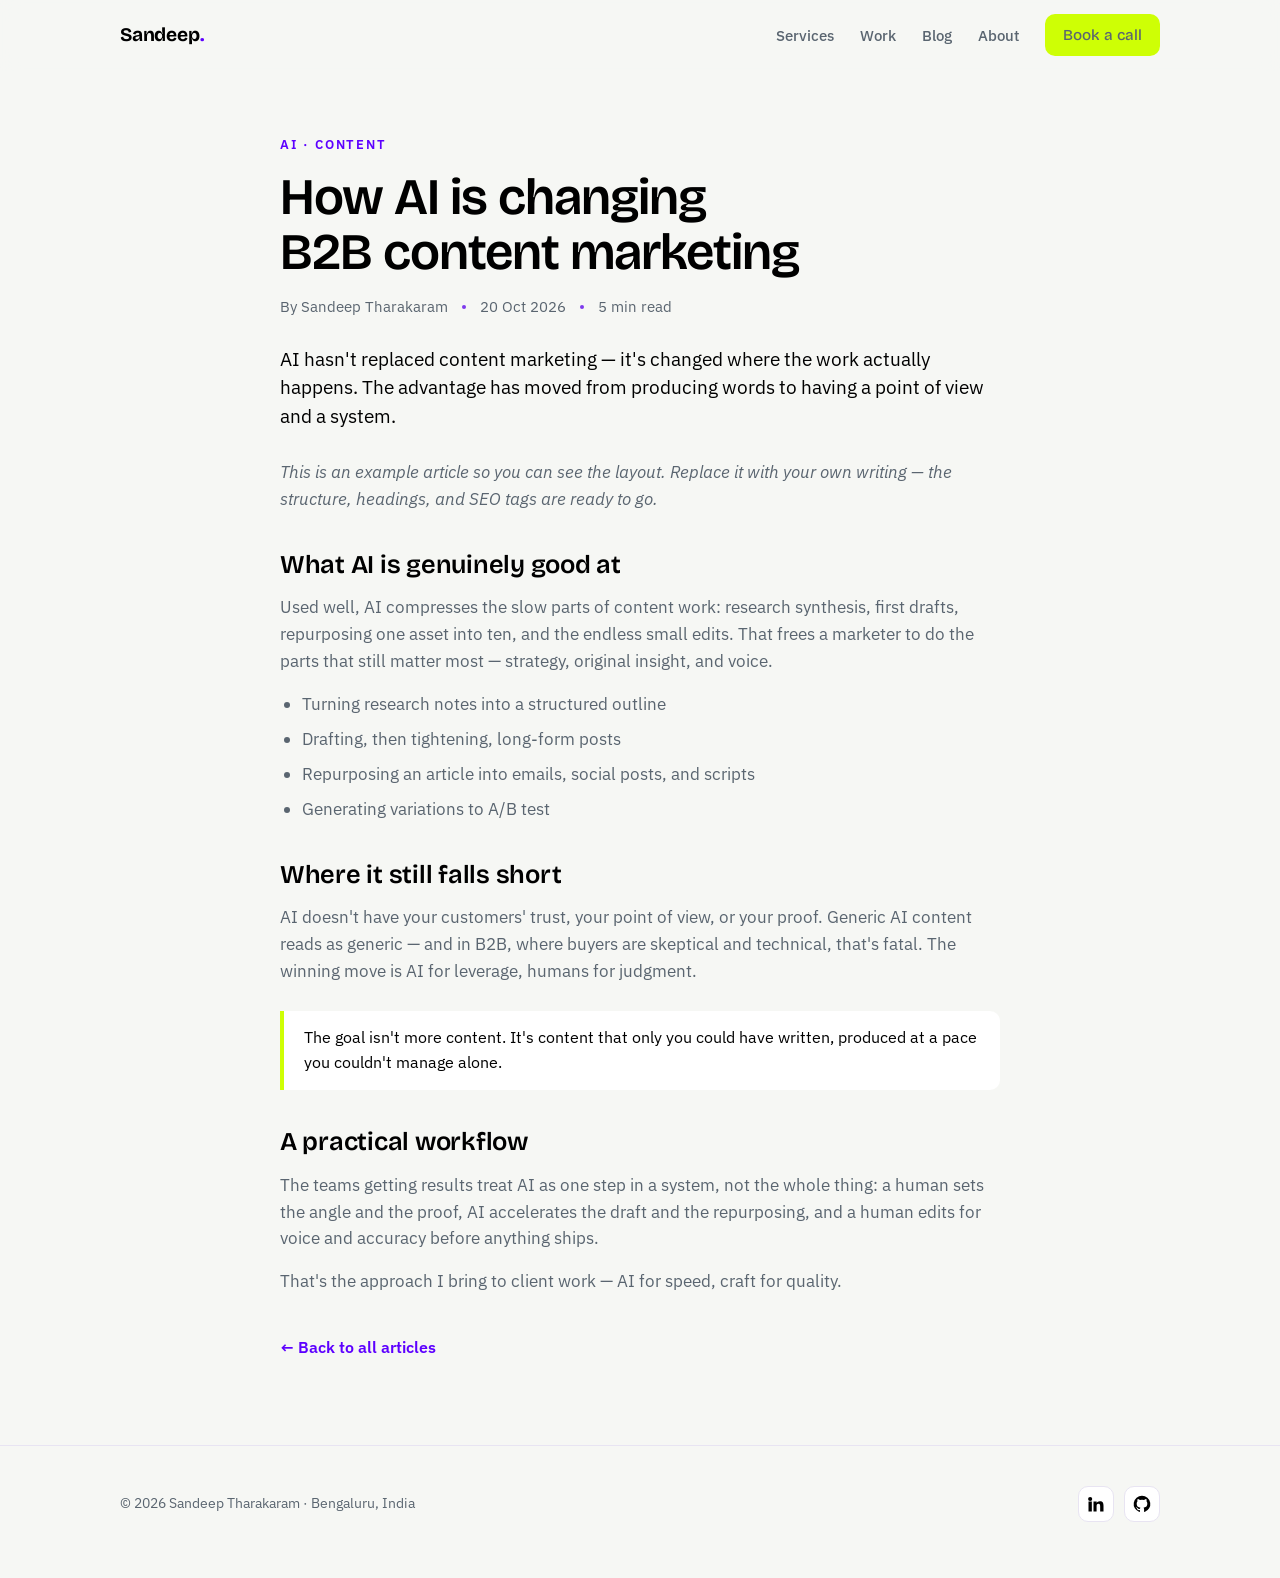
<file: posts/ai-b2b-content-marketing.html>
<!doctype html>
<html lang="en">
<head>
<meta charset="utf-8">
<meta name="viewport" content="width=device-width, initial-scale=1, viewport-fit=cover">
<title>How AI Is Changing B2B Content Marketing — Sandeep Tharakaram</title>
<meta name="description" content="How AI is reshaping B2B content marketing — where it genuinely helps, where it doesn't, and a practical workflow for marketers.">
<link rel="icon" href="../images/favicon.svg" type="image/svg+xml">
<link rel="preconnect" href="https://fonts.googleapis.com">
<link rel="preconnect" href="https://fonts.gstatic.com" crossorigin>
<link rel="stylesheet" href="https://fonts.googleapis.com/css2?family=Bricolage+Grotesque:opsz,wght@12..96,500;12..96,600;12..96,700&family=IBM+Plex+Sans:wght@400;500;600&display=swap">
<link rel="stylesheet" href="../css/style.css">
<script type="application/ld+json">
{
  "@context": "https://schema.org",
  "@type": "BlogPosting",
  "headline": "How AI Is Changing B2B Content Marketing",
  "description": "How AI is reshaping B2B content marketing — where it genuinely helps, where it doesn't, and a practical workflow for marketers.",
  "author": { "@type": "Person", "name": "Sandeep Tharakaram" },
  "datePublished": "2026-10-20",
  "keywords": "AI content marketing, B2B marketing, marketing automation"
}
</script>
</head>
<body>

<nav class="nav">
  <div class="wrap nav-in">
    <a class="logo" href="../index.html">Sandeep<b>.</b></a>
    <div class="nav-links">
      <a href="../index.html#services">Services</a>
      <a href="../index.html#work">Work</a>
      <a href="../blog.html">Blog</a>
      <a href="../index.html#about">About</a>
      <a class="btn nav-cta js-calendly" href="https://calendly.com/your-handle" target="_blank" rel="noopener">Book a call</a>
    </div>
  </div>
</nav>

<div class="wrap">
  <article class="article">
    <p class="eyebrow">AI · Content</p>
    <h1>How AI is changing B2B content marketing</h1>
    <div class="post-meta"><span>By Sandeep Tharakaram</span><span class="dot"></span><span>20 Oct 2026</span><span class="dot"></span><span>5 min read</span></div>

    <p class="lead">AI hasn't replaced content marketing — it's changed where the work actually happens. The advantage has moved from producing words to having a point of view and a system.</p>

    <div class="prose">
      <p><em>This is an example article so you can see the layout. Replace it with your own writing — the structure, headings, and SEO tags are ready to go.</em></p>

      <h2>What AI is genuinely good at</h2>
      <p>Used well, AI compresses the slow parts of content work: research synthesis, first drafts, repurposing one asset into ten, and the endless small edits. That frees a marketer to do the parts that still matter most — strategy, original insight, and voice.</p>
      <ul>
        <li>Turning research notes into a structured outline</li>
        <li>Drafting, then tightening, long-form posts</li>
        <li>Repurposing an article into emails, social posts, and scripts</li>
        <li>Generating variations to A/B test</li>
      </ul>

      <h2>Where it still falls short</h2>
      <p>AI doesn't have your customers' trust, your point of view, or your proof. Generic AI content reads as generic — and in B2B, where buyers are skeptical and technical, that's fatal. The winning move is AI for leverage, humans for judgment.</p>

      <blockquote>The goal isn't more content. It's content that only you could have written, produced at a pace you couldn't manage alone.</blockquote>

      <h2>A practical workflow</h2>
      <p>The teams getting results treat AI as one step in a system, not the whole thing: a human sets the angle and the proof, AI accelerates the draft and the repurposing, and a human edits for voice and accuracy before anything ships.</p>

      <p>That's the approach I bring to client work — AI for speed, craft for quality.</p>
    </div>

    <a class="back-link" href="../blog.html">&larr; Back to all articles</a>
  </article>
</div>

<footer>
  <div class="wrap foot-in">
    <span>© <span id="yr"></span> Sandeep Tharakaram · Bengaluru, India</span>
    <span class="socials">
      <a href="https://www.linkedin.com/in/sandeep-tharakaram" target="_blank" rel="noopener" aria-label="LinkedIn" class="social"><svg viewBox="0 0 24 24" aria-hidden="true"><path d="M4.98 3.5A2.5 2.5 0 1 1 5 8.5a2.5 2.5 0 0 1 0-5zM3 9h4v12H3zM9 9h3.8v1.7h.05c.53-1 1.8-2.05 3.7-2.05C20.4 8.65 21 11 21 14.1V21h-4v-6c0-1.43-.03-3.27-2-3.27-2 0-2.3 1.56-2.3 3.17V21H9z"/></svg></a>
      <a href="https://github.com/sandeep0608" target="_blank" rel="noopener" aria-label="GitHub" class="social"><svg viewBox="0 0 24 24" aria-hidden="true"><path d="M12 2a10 10 0 0 0-3.16 19.49c.5.09.68-.22.68-.48v-1.7c-2.78.6-3.37-1.34-3.37-1.34-.46-1.16-1.11-1.47-1.11-1.47-.91-.62.07-.6.07-.6 1 .07 1.53 1.03 1.53 1.03.9 1.52 2.34 1.08 2.91.83.09-.65.35-1.09.63-1.34-2.22-.25-4.56-1.11-4.56-4.94 0-1.09.39-1.98 1.03-2.68-.1-.26-.45-1.27.1-2.64 0 0 .84-.27 2.75 1.02a9.5 9.5 0 0 1 5 0c1.91-1.29 2.75-1.02 2.75-1.02.55 1.37.2 2.38.1 2.64.64.7 1.03 1.59 1.03 2.68 0 3.84-2.34 4.68-4.57 4.93.36.31.68.92.68 1.85v2.74c0 .27.18.58.69.48A10 10 0 0 0 12 2z"/></svg></a>
    </span>
  </div>
</footer>

<script src="../js/main.js"></script>
</body>
</html>
</file>
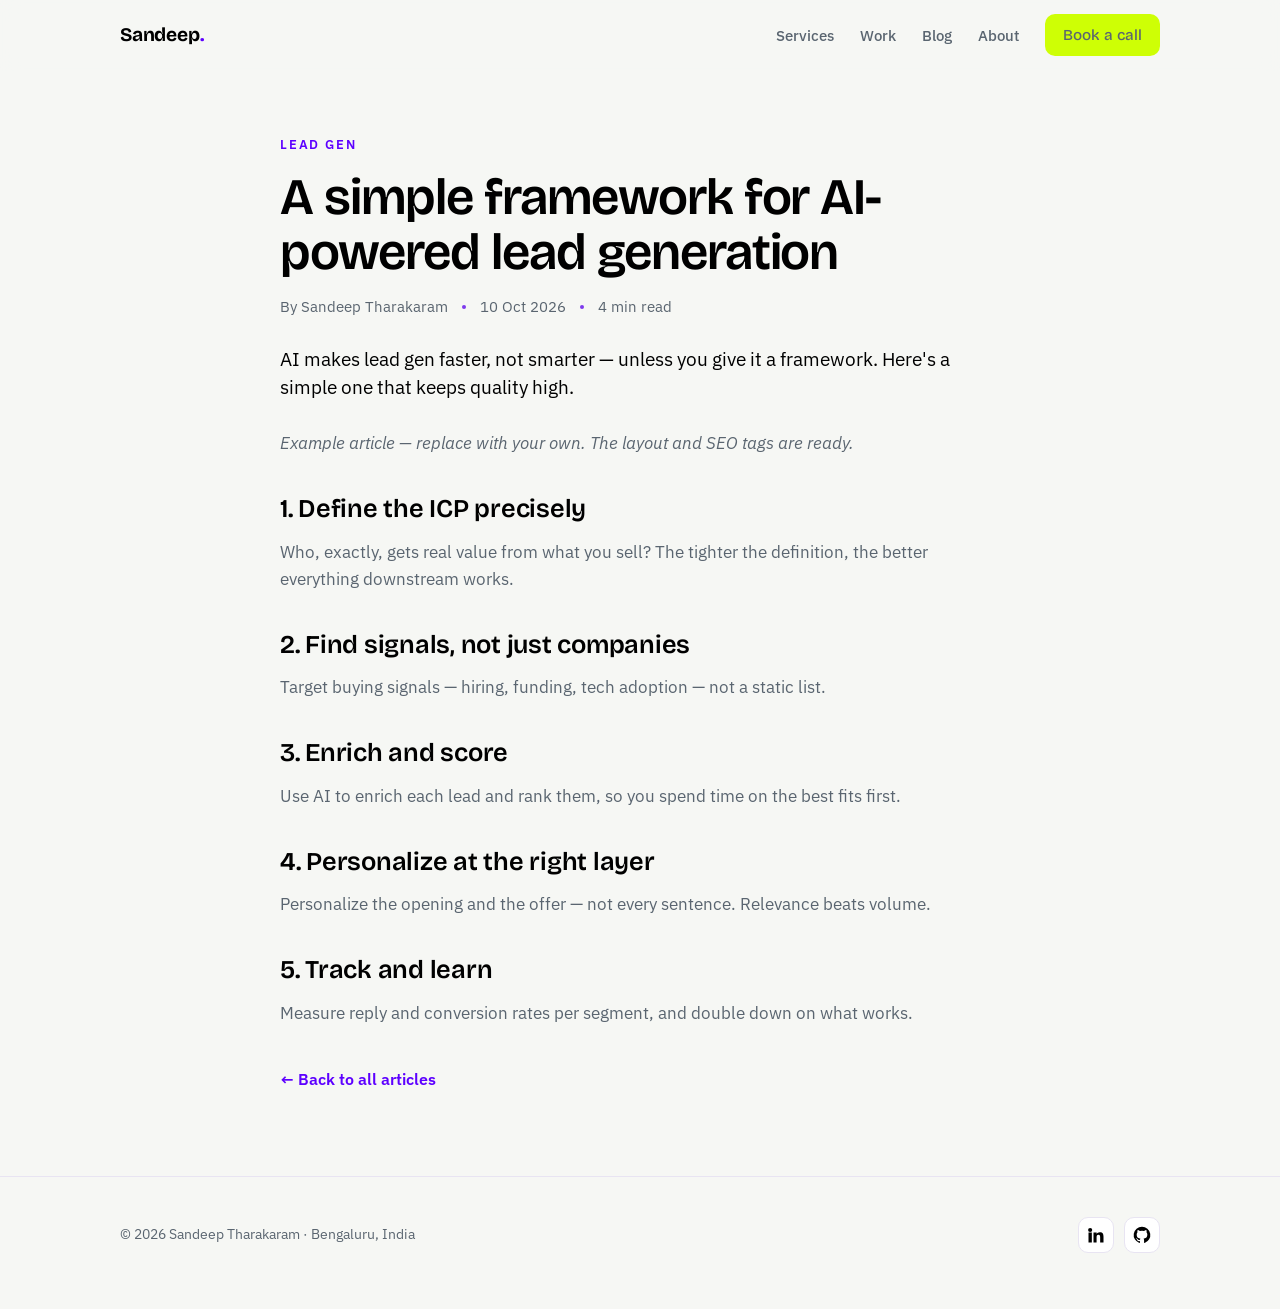
<file: posts/ai-lead-generation-framework.html>
<!doctype html>
<html lang="en">
<head>
<meta charset="utf-8">
<meta name="viewport" content="width=device-width, initial-scale=1, viewport-fit=cover">
<title>A Simple Framework for AI-Powered Lead Generation — Sandeep Tharakaram</title>
<meta name="description" content="A practical, repeatable framework for using AI to find, qualify, and reach the right leads.">
<link rel="icon" href="../images/favicon.svg" type="image/svg+xml">
<link rel="preconnect" href="https://fonts.googleapis.com">
<link rel="preconnect" href="https://fonts.gstatic.com" crossorigin>
<link rel="stylesheet" href="https://fonts.googleapis.com/css2?family=Bricolage+Grotesque:opsz,wght@12..96,500;12..96,600;12..96,700&family=IBM+Plex+Sans:wght@400;500;600&display=swap">
<link rel="stylesheet" href="../css/style.css">
<script type="application/ld+json">
{"@context":"https://schema.org","@type":"BlogPosting","headline":"A Simple Framework for AI-Powered Lead Generation","description":"A practical, repeatable framework for using AI to find, qualify, and reach the right leads.","author":{"@type":"Person","name":"Sandeep Tharakaram"},"datePublished":"2026-10-10","keywords":"lead generation, AI, outbound, ICP"}
</script>
</head>
<body>

<nav class="nav">
  <div class="wrap nav-in">
    <a class="logo" href="../index.html">Sandeep<b>.</b></a>
    <div class="nav-links">
      <a href="../index.html#services">Services</a>
      <a href="../index.html#work">Work</a>
      <a href="../blog.html">Blog</a>
      <a href="../index.html#about">About</a>
      <a class="btn nav-cta js-calendly" href="https://calendly.com/your-handle" target="_blank" rel="noopener">Book a call</a>
    </div>
  </div>
</nav>

<div class="wrap">
  <article class="article">
    <p class="eyebrow">Lead gen</p>
    <h1>A simple framework for AI-powered lead generation</h1>
    <div class="post-meta"><span>By Sandeep Tharakaram</span><span class="dot"></span><span>10 Oct 2026</span><span class="dot"></span><span>4 min read</span></div>
    <p class="lead">AI makes lead gen faster, not smarter — unless you give it a framework. Here's a simple one that keeps quality high.</p>
    <div class="prose">
      <p><em>Example article — replace with your own. The layout and SEO tags are ready.</em></p>
      <h2>1. Define the ICP precisely</h2>
      <p>Who, exactly, gets real value from what you sell? The tighter the definition, the better everything downstream works.</p>
      <h2>2. Find signals, not just companies</h2>
      <p>Target buying signals — hiring, funding, tech adoption — not a static list.</p>
      <h2>3. Enrich and score</h2>
      <p>Use AI to enrich each lead and rank them, so you spend time on the best fits first.</p>
      <h2>4. Personalize at the right layer</h2>
      <p>Personalize the opening and the offer — not every sentence. Relevance beats volume.</p>
      <h2>5. Track and learn</h2>
      <p>Measure reply and conversion rates per segment, and double down on what works.</p>
    </div>
    <a class="back-link" href="../blog.html">&larr; Back to all articles</a>
  </article>
</div>

<footer>
  <div class="wrap foot-in">
    <span>© <span id="yr"></span> Sandeep Tharakaram · Bengaluru, India</span>
    <span class="socials">
      <a href="https://www.linkedin.com/in/sandeep-tharakaram" target="_blank" rel="noopener" aria-label="LinkedIn" class="social"><svg viewBox="0 0 24 24" aria-hidden="true"><path d="M4.98 3.5A2.5 2.5 0 1 1 5 8.5a2.5 2.5 0 0 1 0-5zM3 9h4v12H3zM9 9h3.8v1.7h.05c.53-1 1.8-2.05 3.7-2.05C20.4 8.65 21 11 21 14.1V21h-4v-6c0-1.43-.03-3.27-2-3.27-2 0-2.3 1.56-2.3 3.17V21H9z"/></svg></a>
      <a href="https://github.com/sandeep0608" target="_blank" rel="noopener" aria-label="GitHub" class="social"><svg viewBox="0 0 24 24" aria-hidden="true"><path d="M12 2a10 10 0 0 0-3.16 19.49c.5.09.68-.22.68-.48v-1.7c-2.78.6-3.37-1.34-3.37-1.34-.46-1.16-1.11-1.47-1.11-1.47-.91-.62.07-.6.07-.6 1 .07 1.53 1.03 1.53 1.03.9 1.52 2.34 1.08 2.91.83.09-.65.35-1.09.63-1.34-2.22-.25-4.56-1.11-4.56-4.94 0-1.09.39-1.98 1.03-2.68-.1-.26-.45-1.27.1-2.64 0 0 .84-.27 2.75 1.02a9.5 9.5 0 0 1 5 0c1.91-1.29 2.75-1.02 2.75-1.02.55 1.37.2 2.38.1 2.64.64.7 1.03 1.59 1.03 2.68 0 3.84-2.34 4.68-4.57 4.93.36.31.68.92.68 1.85v2.74c0 .27.18.58.69.48A10 10 0 0 0 12 2z"/></svg></a>
    </span>
  </div>
</footer>

<script src="../js/main.js"></script>
</body>
</html>
</file>
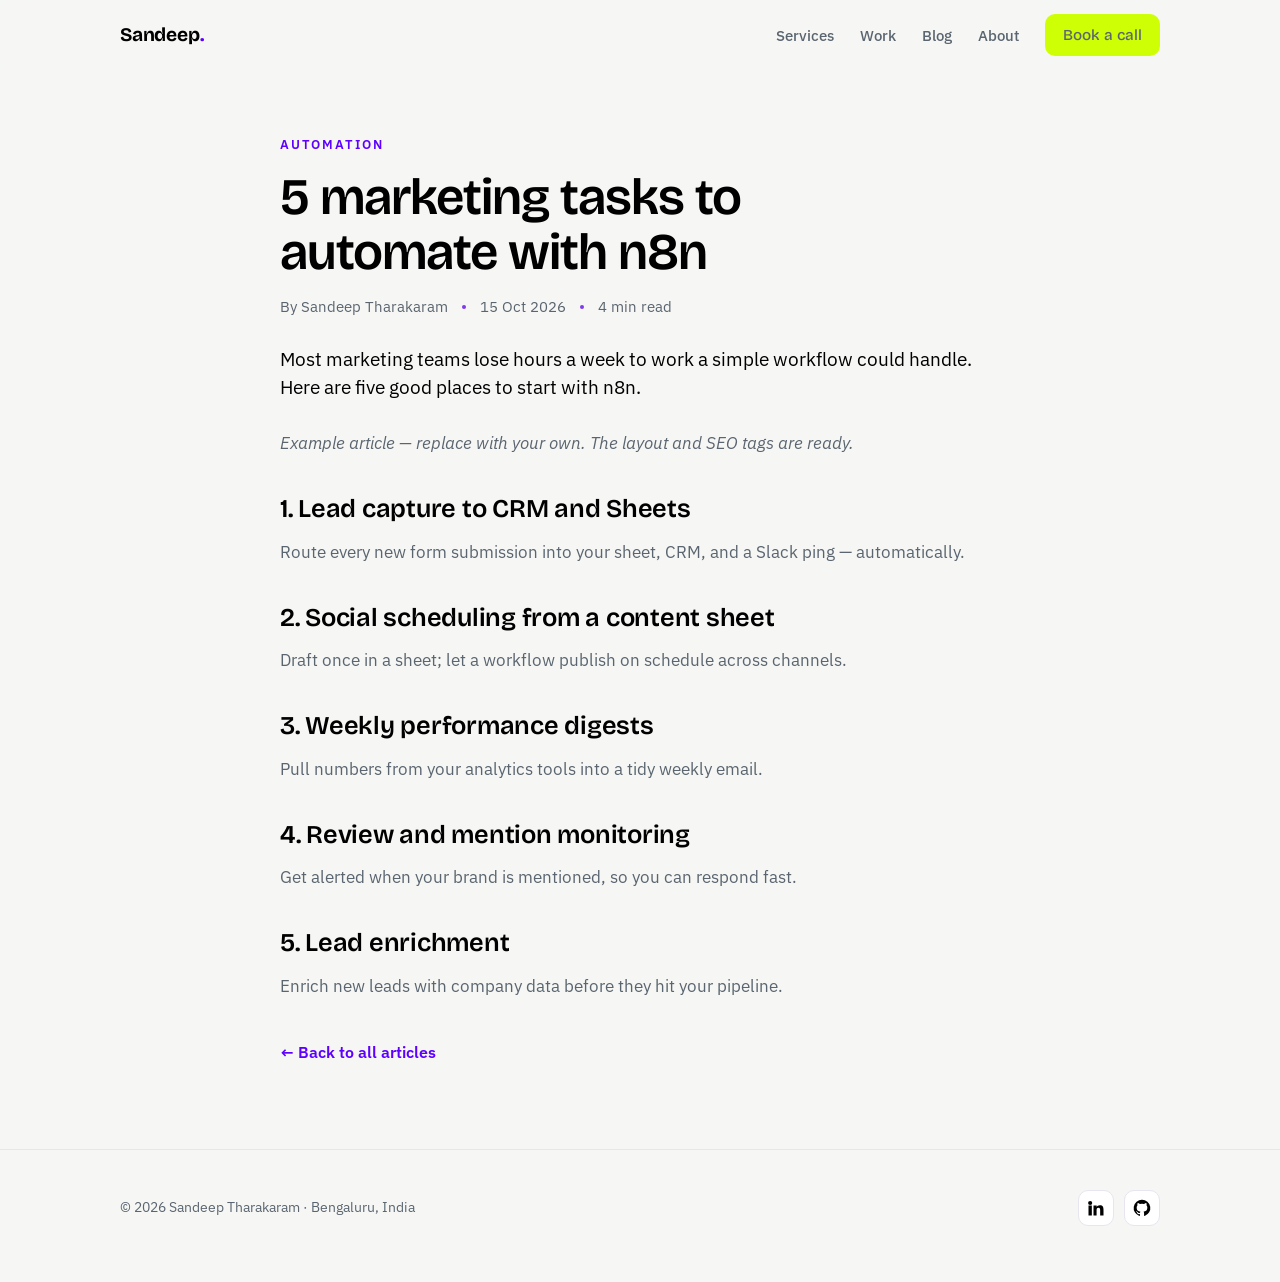
<file: posts/automate-marketing-with-n8n.html>
<!doctype html>
<html lang="en">
<head>
<meta charset="utf-8">
<meta name="viewport" content="width=device-width, initial-scale=1, viewport-fit=cover">
<title>5 Marketing Tasks to Automate with n8n — Sandeep Tharakaram</title>
<meta name="description" content="Five repetitive marketing tasks you can automate with n8n to save hours every week.">
<link rel="icon" href="../images/favicon.svg" type="image/svg+xml">
<link rel="preconnect" href="https://fonts.googleapis.com">
<link rel="preconnect" href="https://fonts.gstatic.com" crossorigin>
<link rel="stylesheet" href="https://fonts.googleapis.com/css2?family=Bricolage+Grotesque:opsz,wght@12..96,500;12..96,600;12..96,700&family=IBM+Plex+Sans:wght@400;500;600&display=swap">
<link rel="stylesheet" href="../css/style.css">
<script type="application/ld+json">
{"@context":"https://schema.org","@type":"BlogPosting","headline":"5 Marketing Tasks to Automate with n8n","description":"Five repetitive marketing tasks you can automate with n8n to save hours every week.","author":{"@type":"Person","name":"Sandeep Tharakaram"},"datePublished":"2026-10-15","keywords":"n8n, marketing automation, workflows"}
</script>
</head>
<body>

<nav class="nav">
  <div class="wrap nav-in">
    <a class="logo" href="../index.html">Sandeep<b>.</b></a>
    <div class="nav-links">
      <a href="../index.html#services">Services</a>
      <a href="../index.html#work">Work</a>
      <a href="../blog.html">Blog</a>
      <a href="../index.html#about">About</a>
      <a class="btn nav-cta js-calendly" href="https://calendly.com/your-handle" target="_blank" rel="noopener">Book a call</a>
    </div>
  </div>
</nav>

<div class="wrap">
  <article class="article">
    <p class="eyebrow">Automation</p>
    <h1>5 marketing tasks to automate with n8n</h1>
    <div class="post-meta"><span>By Sandeep Tharakaram</span><span class="dot"></span><span>15 Oct 2026</span><span class="dot"></span><span>4 min read</span></div>
    <p class="lead">Most marketing teams lose hours a week to work a simple workflow could handle. Here are five good places to start with n8n.</p>
    <div class="prose">
      <p><em>Example article — replace with your own. The layout and SEO tags are ready.</em></p>
      <h2>1. Lead capture to CRM and Sheets</h2>
      <p>Route every new form submission into your sheet, CRM, and a Slack ping — automatically.</p>
      <h2>2. Social scheduling from a content sheet</h2>
      <p>Draft once in a sheet; let a workflow publish on schedule across channels.</p>
      <h2>3. Weekly performance digests</h2>
      <p>Pull numbers from your analytics tools into a tidy weekly email.</p>
      <h2>4. Review and mention monitoring</h2>
      <p>Get alerted when your brand is mentioned, so you can respond fast.</p>
      <h2>5. Lead enrichment</h2>
      <p>Enrich new leads with company data before they hit your pipeline.</p>
    </div>
    <a class="back-link" href="../blog.html">&larr; Back to all articles</a>
  </article>
</div>

<footer>
  <div class="wrap foot-in">
    <span>© <span id="yr"></span> Sandeep Tharakaram · Bengaluru, India</span>
    <span class="socials">
      <a href="https://www.linkedin.com/in/sandeep-tharakaram" target="_blank" rel="noopener" aria-label="LinkedIn" class="social"><svg viewBox="0 0 24 24" aria-hidden="true"><path d="M4.98 3.5A2.5 2.5 0 1 1 5 8.5a2.5 2.5 0 0 1 0-5zM3 9h4v12H3zM9 9h3.8v1.7h.05c.53-1 1.8-2.05 3.7-2.05C20.4 8.65 21 11 21 14.1V21h-4v-6c0-1.43-.03-3.27-2-3.27-2 0-2.3 1.56-2.3 3.17V21H9z"/></svg></a>
      <a href="https://github.com/sandeep0608" target="_blank" rel="noopener" aria-label="GitHub" class="social"><svg viewBox="0 0 24 24" aria-hidden="true"><path d="M12 2a10 10 0 0 0-3.16 19.49c.5.09.68-.22.68-.48v-1.7c-2.78.6-3.37-1.34-3.37-1.34-.46-1.16-1.11-1.47-1.11-1.47-.91-.62.07-.6.07-.6 1 .07 1.53 1.03 1.53 1.03.9 1.52 2.34 1.08 2.91.83.09-.65.35-1.09.63-1.34-2.22-.25-4.56-1.11-4.56-4.94 0-1.09.39-1.98 1.03-2.68-.1-.26-.45-1.27.1-2.64 0 0 .84-.27 2.75 1.02a9.5 9.5 0 0 1 5 0c1.91-1.29 2.75-1.02 2.75-1.02.55 1.37.2 2.38.1 2.64.64.7 1.03 1.59 1.03 2.68 0 3.84-2.34 4.68-4.57 4.93.36.31.68.92.68 1.85v2.74c0 .27.18.58.69.48A10 10 0 0 0 12 2z"/></svg></a>
    </span>
  </div>
</footer>

<script src="../js/main.js"></script>
</body>
</html>
</file>
<file: css/style.css>
/* =============================================================
   Sandeep Tharakaram — site styles
   Palette: neon lime + twin purples on a soft paper base.
   Fonts: Bricolage Grotesque (display) + IBM Plex Sans (body).
   ============================================================= */
:root{
  --bg:#F6F7F4;
  --surface:#FFFFFF;
  --surface-2:#FBFCF9;
  --ink:#000000;        /* headings */
  --body:#5A6570;       /* body text */
  --line:#E8E4F2;       /* faint purple-tinted hairline */
  --lime:#CEFF05;
  --purple:#7E3AEC;
  --violet:#5D00FF;
  --grad:linear-gradient(120deg,#7E3AEC,#5D00FF);
  --shadow:0 2px 4px rgba(16,16,24,.04), 0 14px 34px rgba(94,0,255,.08);
  --shadow-hover:0 6px 14px rgba(94,0,255,.10), 0 22px 50px rgba(94,0,255,.14);
  --font-display:'Bricolage Grotesque','Segoe UI',system-ui,sans-serif;
  --font-body:'IBM Plex Sans',system-ui,-apple-system,sans-serif;
  color-scheme:light;
}

*{box-sizing:border-box;}
html{-webkit-text-size-adjust:100%;scroll-behavior:smooth;}
@media (prefers-reduced-motion:reduce){html{scroll-behavior:auto;}}
body{margin:0;background:var(--bg);color:var(--body);font-family:var(--font-body);line-height:1.6;-webkit-font-smoothing:antialiased;}
img{max-width:100%;display:block;}
h1,h2,h3{font-family:var(--font-display);color:var(--ink);line-height:1.08;text-wrap:balance;margin:0;font-weight:600;}
p{margin:0;}
a{color:var(--violet);}
.wrap{max-width:1080px;margin:0 auto;padding-left:max(20px,env(safe-area-inset-left,0px));padding-right:max(20px,env(safe-area-inset-right,0px));}
.eyebrow{font-size:.8rem;font-weight:600;letter-spacing:.14em;text-transform:uppercase;color:var(--violet);margin:0;}
.hl{background:linear-gradient(transparent 62%, var(--lime) 62%);padding:0 .08em;}

/* ---- Buttons ---- */
.btn{display:inline-block;background:var(--lime);color:#000;font-family:var(--font-display);font-weight:600;font-size:1rem;text-decoration:none;padding:13px 26px;border-radius:10px;border:0;cursor:pointer;box-shadow:0 0 0 rgba(206,255,5,0);transition:transform .16s ease, box-shadow .16s ease;}
.btn:hover{transform:translateY(-2px);box-shadow:0 0 26px rgba(206,255,5,.55);}
.btn:active{transform:translateY(0);}
.btn.alt{background:var(--violet);color:#fff;}
.btn.alt:hover{box-shadow:0 0 26px rgba(94,0,255,.5);}
.btn[disabled]{opacity:.55;cursor:default;transform:none;box-shadow:none;}
:focus-visible{outline:3px solid var(--violet);outline-offset:2px;}

/* ---- Nav ---- */
.nav{position:sticky;top:0;z-index:30;background:rgba(246,247,244,.82);backdrop-filter:saturate(1.4) blur(10px);border-bottom:1px solid transparent;transition:border-color .2s ease, box-shadow .2s ease;}
.nav.scrolled{border-color:var(--line);box-shadow:0 6px 20px rgba(16,16,24,.05);}
.nav-in{display:flex;align-items:center;justify-content:space-between;gap:16px;padding-block:14px;}
.logo{font-family:var(--font-display);font-weight:700;font-size:1.2rem;color:var(--ink);text-decoration:none;letter-spacing:-.01em;}
.logo b{color:var(--violet);}
.nav-links{display:flex;gap:26px;align-items:center;}
.nav-links a{color:var(--body);text-decoration:none;font-size:.95rem;font-weight:500;position:relative;}
.nav-links a::after{content:"";position:absolute;left:0;right:100%;bottom:-4px;height:2px;background:var(--lime);transition:right .2s ease;}
.nav-links a:hover{color:var(--ink);}
.nav-links a:hover::after{right:0;}
.nav-cta{padding:9px 18px;font-size:.92rem;}
@media (max-width:720px){.nav-links a:not(.nav-cta){display:none;}}

/* ---- Hero ---- */
.hero{position:relative;overflow:hidden;}
.hero-in{display:grid;grid-template-columns:1.05fr .95fr;gap:48px;align-items:center;padding-block:clamp(48px,8vw,96px);}
.hero h1{font-size:clamp(2.9rem,8vw,5.2rem);font-weight:700;letter-spacing:-.025em;margin-top:16px;}
.hero .lede{font-size:clamp(1.1rem,2.4vw,1.35rem);color:var(--body);max-width:46ch;margin-top:22px;}
.meta-row{display:flex;flex-wrap:wrap;gap:10px;margin-top:26px;}
.chip{font-size:.85rem;color:var(--body);border:1px solid var(--line);border-radius:999px;padding:6px 14px;background:var(--surface);}
.hero .btn{margin-top:30px;}
.hero-art{position:relative;}
.hero-art img{width:100%;border-radius:22px;border:1px solid var(--line);box-shadow:var(--shadow);}
.blob{position:absolute;inset:auto -40px -40px auto;width:220px;height:220px;background:var(--grad);filter:blur(42px);opacity:.45;border-radius:50%;z-index:-1;animation:float 9s ease-in-out infinite;}
@keyframes float{0%,100%{transform:translateY(0) scale(1);}50%{transform:translateY(-22px) scale(1.08);}}

section{padding-block:clamp(44px,7vw,72px);}
.section-head{max-width:48ch;margin-bottom:34px;}
.section-head h2{font-size:clamp(1.8rem,4.6vw,2.6rem);letter-spacing:-.015em;}
.section-head p{color:var(--body);margin-top:12px;font-size:1.05rem;}
.divider{height:1px;background:var(--line);border:0;margin:0;}

/* ---- Services ---- */
.grid{display:grid;grid-template-columns:repeat(3,1fr);gap:18px;}
.card{background:var(--surface);border:1px solid var(--line);border-radius:18px;overflow:hidden;box-shadow:var(--shadow);display:flex;flex-direction:column;transition:transform .18s ease, box-shadow .18s ease, border-color .18s ease;}
.card:hover{transform:translateY(-4px);box-shadow:var(--shadow-hover);border-color:var(--purple);}
.card:hover .card-media img{transform:scale(1.05);}
.card-media{position:relative;aspect-ratio:16/10;background:var(--surface-2);overflow:hidden;}
.card-media img{width:100%;height:100%;object-fit:cover;display:block;transition:transform .4s ease;}
.card-body{padding:24px;display:flex;flex-direction:column;gap:12px;flex:1;}
.ico{position:absolute;left:14px;bottom:14px;width:44px;height:44px;border-radius:12px;background:var(--grad);display:flex;align-items:center;justify-content:center;box-shadow:0 6px 16px rgba(94,0,255,.35);}
.ico svg{width:23px;height:23px;stroke:#fff;fill:none;stroke-width:2;}
.card h3{font-size:1.25rem;}
.card .desc{color:var(--body);}
.card ul{margin:2px 0 0;padding:0;list-style:none;display:flex;flex-wrap:wrap;gap:6px;}
.card li{font-size:.8rem;color:var(--ink);background:var(--surface-2);border:1px solid var(--line);border-radius:7px;padding:4px 9px;}
.ideal{font-size:.88rem;color:var(--body);margin-top:auto;padding-top:6px;}
.ideal b{color:var(--ink);font-weight:600;}

/* ---- Work / showcase ---- */
.work-grid{display:grid;grid-template-columns:repeat(3,1fr);gap:18px;}
.work{background:var(--surface);border:1px solid var(--line);border-radius:18px;overflow:hidden;box-shadow:var(--shadow);transition:transform .18s ease, box-shadow .18s ease;}
.work:hover{transform:translateY(-4px);box-shadow:var(--shadow-hover);}
.work .thumb{aspect-ratio:4/3;overflow:hidden;background:var(--surface-2);}
.work .thumb img{width:100%;height:100%;object-fit:cover;transition:transform .4s ease;}
.work:hover .thumb img{transform:scale(1.05);}
.work .body{padding:18px 20px 22px;}
.work .tag{font-size:.72rem;font-weight:600;letter-spacing:.08em;text-transform:uppercase;color:var(--purple);}
.work h3{font-size:1.15rem;margin-top:6px;}
.work p{color:var(--body);font-size:.92rem;margin-top:6px;}

/* ---- Stats ---- */
.stats{display:grid;grid-template-columns:repeat(4,1fr);gap:16px;}
.stat{background:var(--surface);border:1px solid var(--line);border-radius:16px;padding:24px;position:relative;overflow:hidden;}
.stat::before{content:"";position:absolute;left:0;top:0;bottom:0;width:4px;background:var(--grad);}
.stat .num{font-family:var(--font-display);font-weight:700;font-size:clamp(1.9rem,5vw,2.7rem);letter-spacing:-.02em;font-variant-numeric:tabular-nums;background:var(--grad);-webkit-background-clip:text;background-clip:text;color:transparent;}
.stat .lab{font-size:.9rem;color:var(--body);margin-top:6px;}

/* ---- Process ---- */
.steps{display:grid;grid-template-columns:repeat(4,1fr);gap:18px;}
.step{display:flex;flex-direction:column;gap:8px;}
.step .n{font-family:var(--font-display);font-weight:700;font-size:1rem;color:#000;background:var(--lime);width:36px;height:36px;border-radius:10px;display:flex;align-items:center;justify-content:center;}
.step h3{font-size:1.1rem;}
.step p{color:var(--body);font-size:.95rem;}

/* ---- About ---- */
.about-in{display:grid;grid-template-columns:.8fr 1.2fr;gap:44px;align-items:center;}
.about-art img{width:100%;border-radius:20px;border:1px solid var(--line);box-shadow:var(--shadow);}
.about-copy h2{font-size:clamp(1.8rem,4.5vw,2.5rem);}
.about-copy p{color:var(--body);margin-top:16px;font-size:1.05rem;}

/* ---- Engagements + Why ---- */
.two-col{display:grid;grid-template-columns:1.05fr .95fr;gap:42px;align-items:start;}
.pkgs{display:flex;flex-direction:column;gap:14px;}
.pkg{background:var(--surface);border:1px solid var(--line);border-radius:15px;padding:20px 22px;transition:border-color .18s ease;}
.pkg:hover{border-color:var(--purple);}
.pkg h3{font-size:1.15rem;display:flex;align-items:baseline;justify-content:space-between;gap:12px;}
.pkg h3 span{font-family:var(--font-body);font-size:.78rem;font-weight:600;color:var(--purple);letter-spacing:.04em;text-transform:uppercase;}
.pkg p{color:var(--body);margin-top:6px;font-size:.95rem;}
.why{list-style:none;margin:0;padding:0;display:flex;flex-direction:column;gap:18px;}
.why li{display:flex;gap:12px;}
.why .tick{flex:none;width:26px;height:26px;border-radius:7px;background:var(--lime);color:#000;display:flex;align-items:center;justify-content:center;font-weight:700;font-size:.85rem;}
.why b{font-family:var(--font-display);font-weight:600;color:var(--ink);}
.why span.t{color:var(--body);font-size:.95rem;display:block;}

/* ---- Contact ---- */
.contact{background:var(--surface);border:1px solid var(--line);border-radius:22px;padding:clamp(28px,5vw,52px);box-shadow:var(--shadow);position:relative;overflow:hidden;}
.contact::after{content:"";position:absolute;right:-60px;top:-60px;width:200px;height:200px;background:var(--grad);filter:blur(60px);opacity:.3;border-radius:50%;}
.contact h2{font-size:clamp(1.9rem,4.6vw,2.6rem);}
.contact p.sub{color:var(--body);margin-top:12px;max-width:50ch;}
.form{display:grid;grid-template-columns:1fr 1fr;gap:16px;margin-top:28px;position:relative;}
.field{display:flex;flex-direction:column;gap:6px;min-width:0;}
.field.full,.form .full{grid-column:1 / -1;}
label{font-size:.82rem;font-weight:600;color:var(--ink);}
input,select,textarea{font-family:var(--font-body);font-size:1rem;color:var(--ink);background:var(--surface-2);border:1px solid var(--line);border-radius:10px;padding:11px 13px;width:100%;}
input:focus,select:focus,textarea:focus{outline:2px solid var(--violet);outline-offset:1px;border-color:var(--violet);}
textarea{resize:vertical;}
.formmsg{margin-top:14px;font-size:.95rem;min-height:1.2em;}
.formmsg.ok{color:var(--violet);font-weight:600;}
.formmsg.err{color:#C0392B;}
.contact-list{display:flex;flex-wrap:wrap;gap:14px;margin-top:30px;padding-top:26px;border-top:1px solid var(--line);}
.cline{display:flex;align-items:center;gap:10px;background:var(--surface-2);border:1px solid var(--line);border-radius:10px;padding:11px 15px;font-size:.98rem;}
.cline .k{color:var(--body);font-size:.8rem;text-transform:uppercase;letter-spacing:.06em;}
.cline .v{font-weight:500;color:var(--ink);user-select:all;word-break:break-all;}
.cline a.v{text-decoration:none;color:var(--ink);}

footer{padding-block:40px 56px;color:var(--body);font-size:.85rem;border-top:1px solid var(--line);margin-top:20px;}

/* ---- Scroll reveal (progressive; content visible without JS) ---- */
.js .reveal{opacity:0;transform:translateY(18px);transition:opacity .6s ease, transform .6s ease;}
.js .reveal.in{opacity:1;transform:none;}
@media (prefers-reduced-motion:reduce){.js .reveal{opacity:1!important;transform:none!important;transition:none!important;}}

/* ---- Responsive ---- */
@media (max-width:900px){
  .grid,.work-grid{grid-template-columns:repeat(2,1fr);}
  .hero-in,.about-in,.two-col{grid-template-columns:1fr;}
  .about-art{max-width:420px;}
}
@media (max-width:620px){
  .grid,.work-grid,.stats,.steps,.form{grid-template-columns:1fr;}
  .stats{grid-template-columns:repeat(2,1fr);}
}

/* ---- CTA row, socials, footer, blog, article (added) ---- */
.cta-row{display:flex;flex-wrap:wrap;gap:12px;margin-top:30px;}
a.work{text-decoration:none;color:inherit;display:block;}

.socials{display:inline-flex;gap:10px;margin-top:22px;}
.social{width:40px;height:40px;border-radius:10px;border:1px solid var(--line);background:var(--surface);display:flex;align-items:center;justify-content:center;transition:transform .16s ease, box-shadow .16s ease, border-color .16s ease;}
.social svg{width:20px;height:20px;fill:var(--ink);}
.social:hover{transform:translateY(-2px);border-color:var(--violet);box-shadow:0 0 18px rgba(94,0,255,.25);}

.foot-in{display:flex;flex-wrap:wrap;gap:16px;align-items:center;justify-content:space-between;}
footer .socials{margin-top:0;}
footer .social{width:36px;height:36px;}

/* Blog index + article pages */
.page-hero{padding-block:clamp(44px,8vw,80px) clamp(10px,3vw,24px);}
.page-hero h1{font-size:clamp(2.4rem,7vw,3.6rem);letter-spacing:-.02em;margin-top:14px;}
.page-hero p{color:var(--body);margin-top:16px;font-size:1.1rem;max-width:52ch;}
.article{max-width:720px;margin:0 auto;padding-block:clamp(36px,6vw,64px);}
.article .eyebrow{margin-bottom:14px;}
.article h1{font-size:clamp(2.1rem,6vw,3.2rem);letter-spacing:-.02em;}
.article .post-meta{color:var(--body);font-size:.95rem;margin-top:14px;display:flex;gap:14px;flex-wrap:wrap;align-items:center;}
.article .post-meta .dot{width:4px;height:4px;border-radius:50%;background:var(--purple);}
.article .lead{font-size:1.2rem;color:var(--ink);margin-top:26px;line-height:1.5;}
.prose{margin-top:28px;}
.prose h2{font-size:1.6rem;margin-top:38px;letter-spacing:-.01em;}
.prose h3{font-size:1.25rem;margin-top:28px;}
.prose p{margin-top:16px;color:var(--body);font-size:1.05rem;}
.prose ul,.prose ol{margin-top:16px;padding-left:22px;color:var(--body);font-size:1.05rem;}
.prose li{margin-top:8px;}
.prose a{color:var(--violet);}
.prose blockquote{margin:26px 0;padding:14px 20px;border-left:4px solid var(--lime);background:var(--surface);border-radius:0 10px 10px 0;color:var(--ink);}
.back-link{display:inline-block;margin-top:40px;color:var(--violet);text-decoration:none;font-weight:600;}
.back-link:hover{text-decoration:underline;}

@media (max-width:620px){
  .foot-in{flex-direction:column;align-items:flex-start;}
}
</file>
